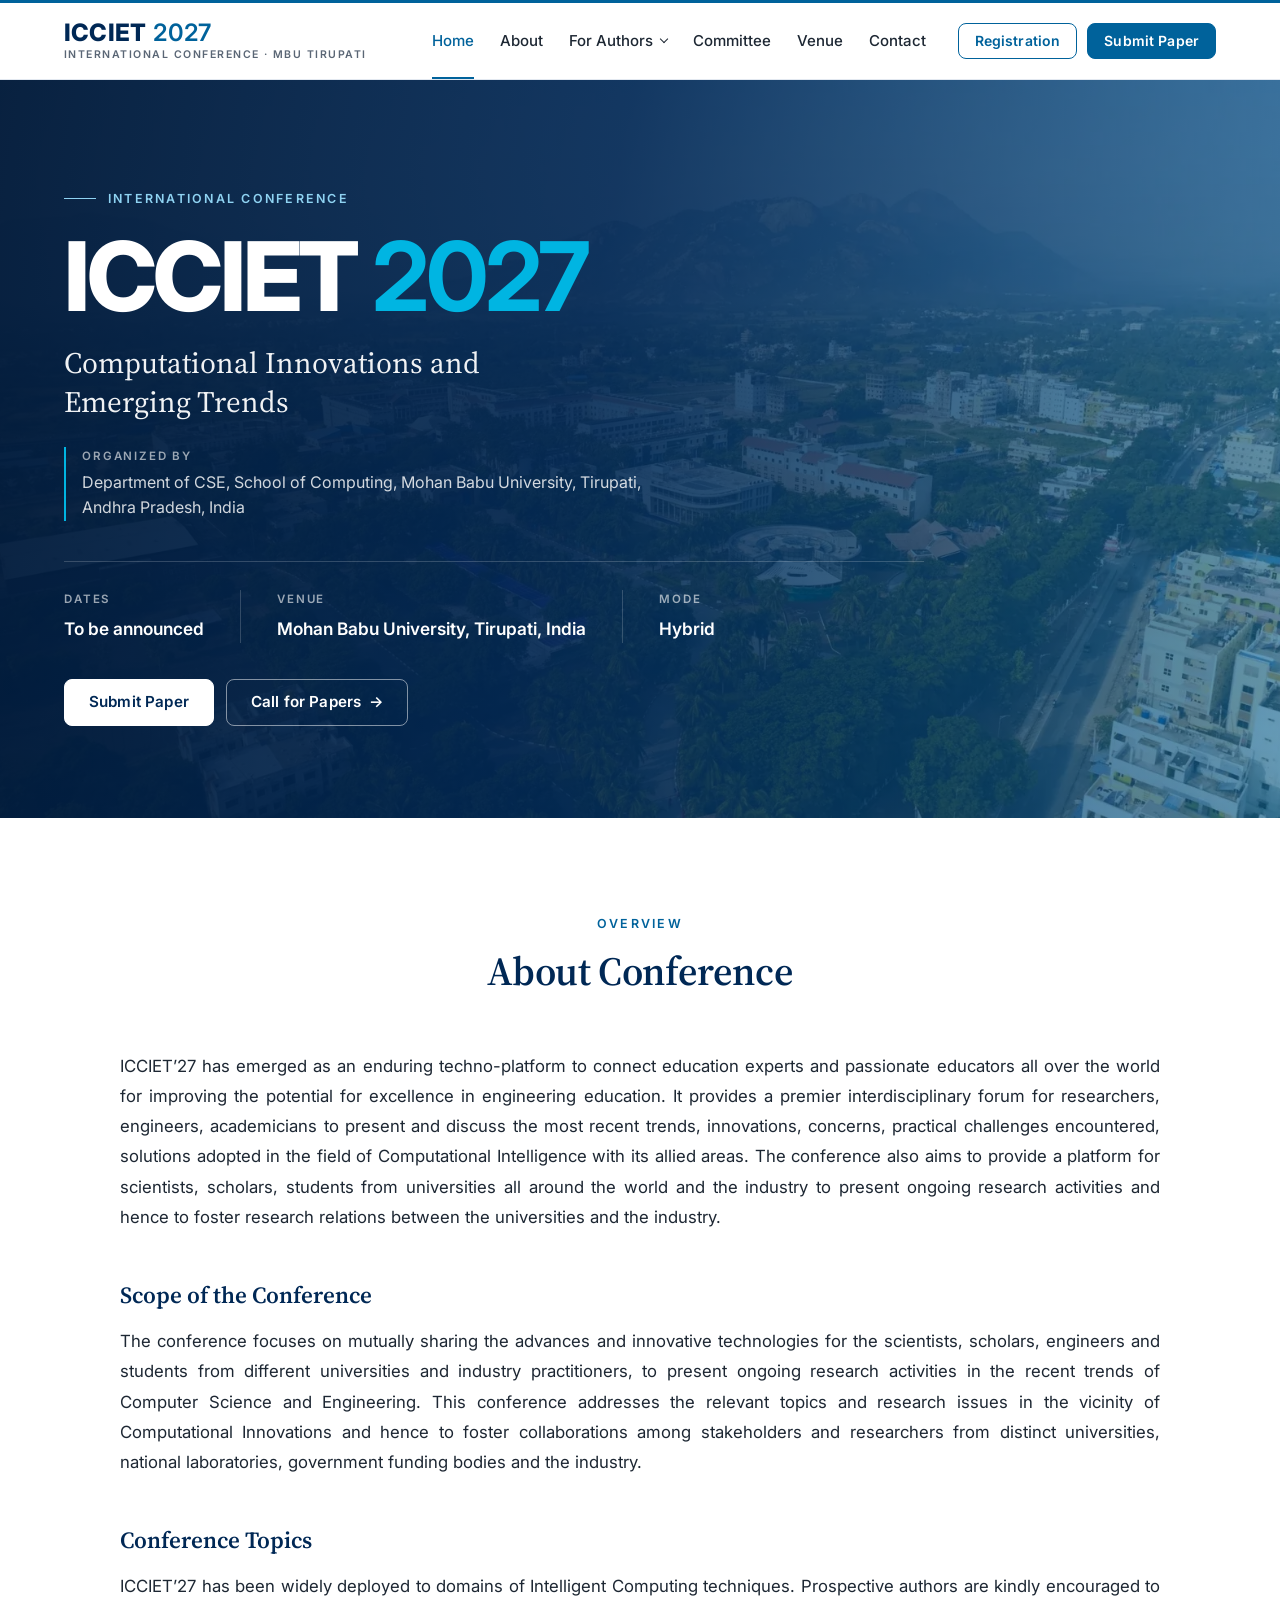
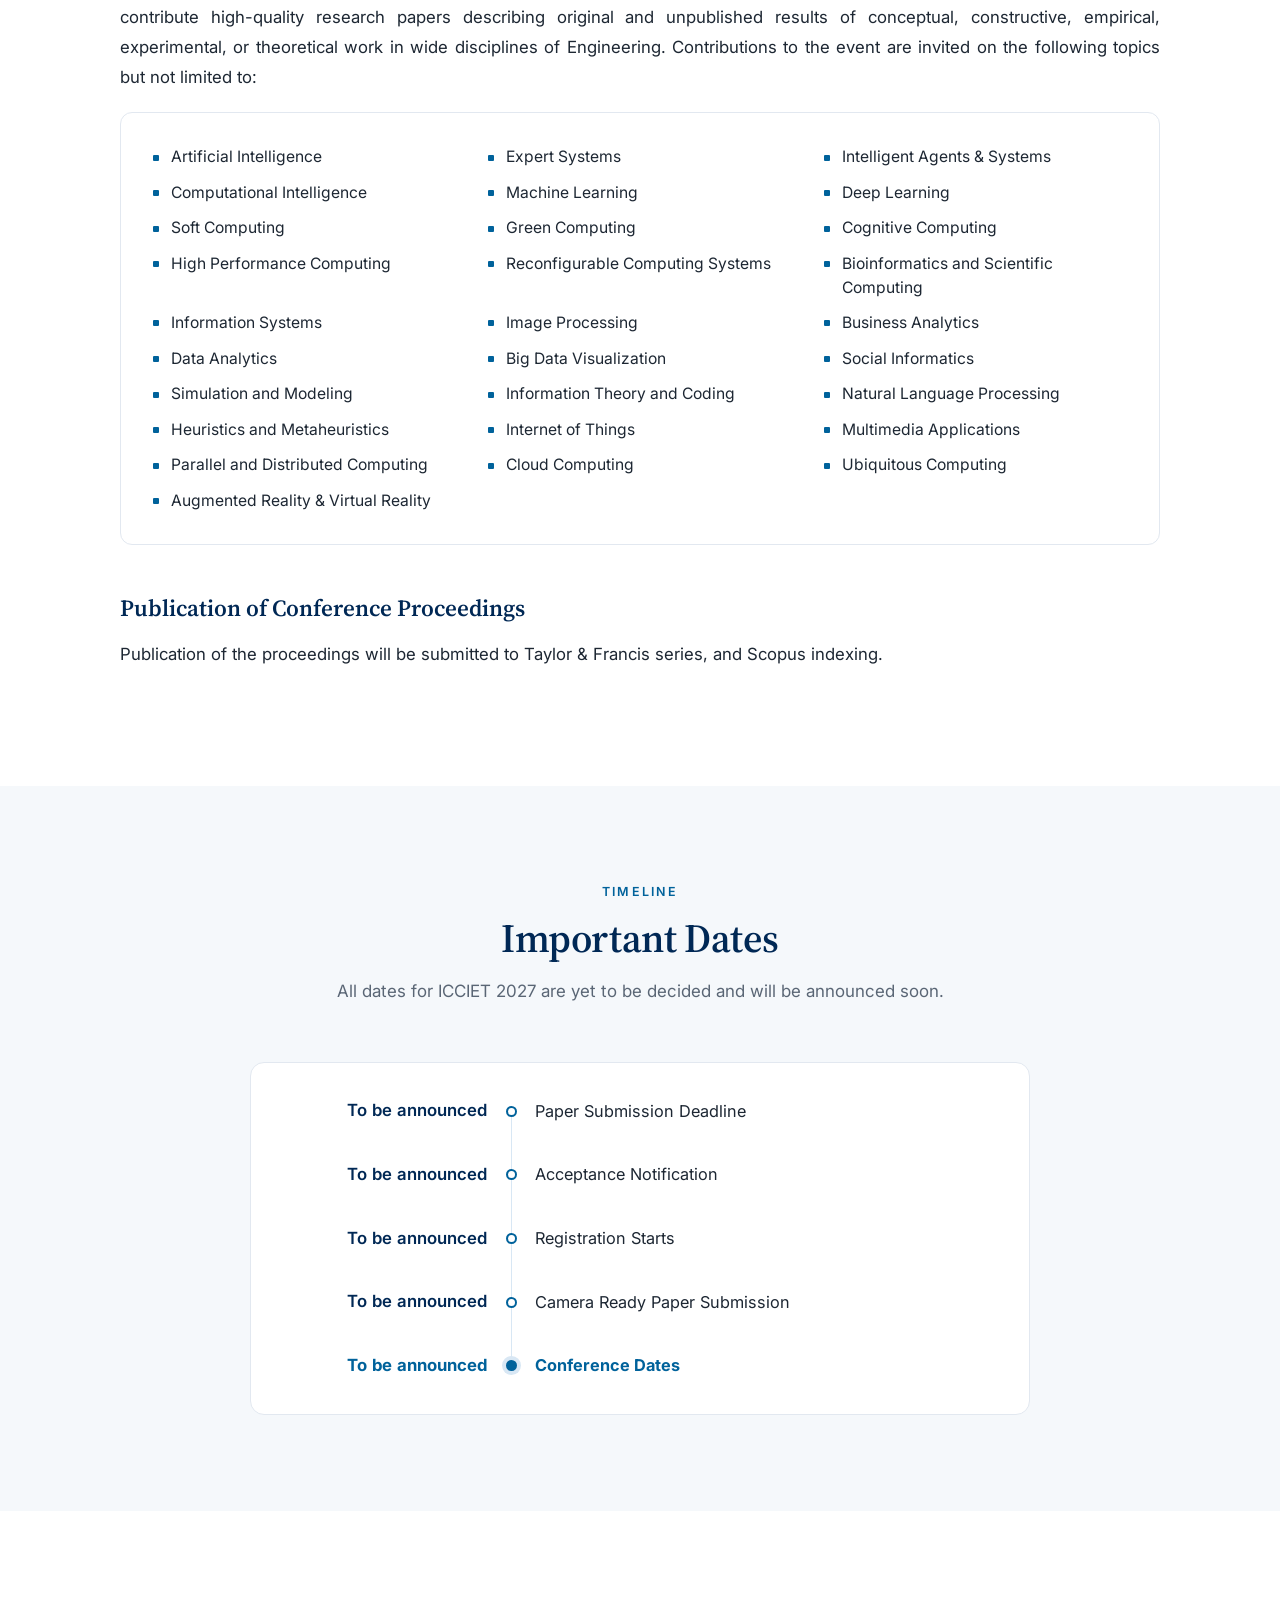
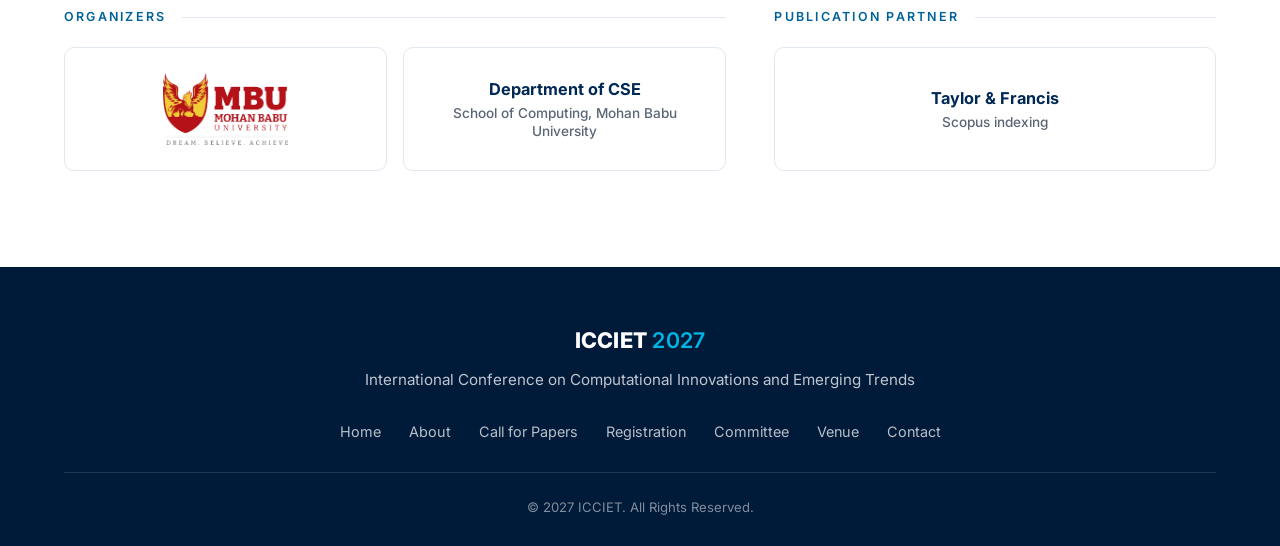
<file: index.html>
<!DOCTYPE html>
<html lang="en">

<head>
    <meta charset="UTF-8">
    <meta name="viewport" content="width=device-width, initial-scale=1.0">
    <title>ICCIET-2027 | International Conference on Computational Innovations and Emerging Trends</title>
    <!-- Google Fonts -->
    <link rel="preconnect" href="https://fonts.googleapis.com">
    <link rel="preconnect" href="https://fonts.gstatic.com" crossorigin>
    <link
        href="https://fonts.googleapis.com/css2?family=Inter:wght@400;500;600;700;800&family=Source+Serif+4:opsz,wght@8..60,400;8..60,600&display=swap"
        rel="stylesheet">
    <!-- Custom CSS -->
    <link rel="stylesheet" href="css/style.css">
    <link rel="icon" type="image/webp" href="logos/mbu-logo.webp">
</head>

<body>

    <!-- Header -->
    <header>
        <div class="container navbar">
            <a href="index.html" class="brand" aria-label="ICCIET 2027 home">
                <span class="brand-name">ICCIET <span class="brand-year">2027</span></span>
                <span class="brand-tagline">International Conference &middot; MBU Tirupati</span>
            </a>

            <ul class="nav-links" id="primary-nav">
                <li><a href="index.html" aria-current="page">Home</a></li>
                <li><a href="index.html#about">About</a></li>
                <li class="nav-dropdown"><a href="call-for-papers.html">For Authors</a>
                    <ul class="dropdown-menu">
                        <li><a href="call-for-papers.html">Call for Papers</a></li>
                        <li><a href="index.html#dates">Important Dates</a></li>
                        <li><a href="index.html#publication">Publication</a></li>
                        <li><a href="call-for-papers.html#registration-fee">Registration Fee</a></li>
                        <li><a href="call-for-papers.html#submission-guidelines">Submission Guidelines</a></li>
                    </ul>
                </li>
                <li><a href="committee.html">Committee</a></li>
                <li><a href="venue.html">Venue</a></li>
                <li><a href="contact.html">Contact</a></li>
                <li class="mobile-nav-btn"><a href="registration.html" class="btn btn-outline">Registration</a></li>
                <li class="mobile-nav-btn"><a href="call-for-papers.html#submission-guidelines" class="btn">Submit Paper</a></li>
            </ul>

            <div class="nav-actions">
                <a href="registration.html" class="btn btn-outline btn-sm">Registration</a>
                <a href="call-for-papers.html#submission-guidelines" class="btn btn-sm">Submit Paper</a>
            </div>

            <button class="hamburger" type="button" aria-label="Open menu" aria-expanded="false" aria-controls="primary-nav">
                <span class="bar"></span>
                <span class="bar"></span>
                <span class="bar"></span>
            </button>
        </div>
    </header>

    <!-- Hero Section -->
    <section class="hero">
        <div class="container">
            <div class="hero-inner">
                <p class="hero-eyebrow">International Conference</p>
                <h1 class="hero-title">ICCIET <span>2027</span></h1>
                <p class="hero-subtitle">Computational Innovations and Emerging Trends</p>
                <p class="hero-theme"><strong>Organized by</strong> Department of CSE, School of Computing, Mohan Babu
                    University, Tirupati, Andhra Pradesh, India</p>

                <dl class="hero-meta">
                    <div>
                        <dt>Dates</dt>
                        <dd>To be announced</dd>
                    </div>
                    <div>
                        <dt>Venue</dt>
                        <dd>Mohan Babu University, Tirupati, India</dd>
                    </div>
                    <div>
                        <dt>Mode</dt>
                        <dd>Hybrid</dd>
                    </div>
                </dl>

                <div class="hero-actions">
                    <a href="call-for-papers.html#submission-guidelines" class="btn btn-light">Submit Paper</a>
                    <a href="call-for-papers.html" class="btn btn-ghost btn-arrow">Call for Papers</a>
                </div>
            </div>
        </div>
    </section>

    <!-- About Section -->
    <section class="section-padding" id="about">
        <div class="container">
            <div class="section-head">
                <p class="section-kicker">Overview</p>
                <h2 class="section-title">About Conference</h2>
            </div>
            <div class="about-text">
                <p>ICCIET&rsquo;27 has emerged as an enduring techno-platform to connect education experts
                    and passionate educators all over the world for improving the potential for excellence in
                    engineering education. It provides a premier interdisciplinary forum for researchers, engineers,
                    academicians to present and discuss the most recent trends, innovations, concerns, practical
                    challenges encountered, solutions adopted in the field of Computational Intelligence with its
                    allied areas. The conference also aims to provide a platform for scientists, scholars, students
                    from universities all around the world and the industry to present ongoing research activities and
                    hence to foster research relations between the universities and the industry.</p>

                <h3>Scope of the Conference</h3>
                <p>The conference focuses on mutually sharing the advances and innovative technologies for the
                    scientists, scholars, engineers and students from different universities and industry
                    practitioners, to present ongoing research activities in the recent trends of Computer Science and
                    Engineering. This conference addresses the relevant topics and research issues in the vicinity of
                    Computational Innovations and hence to foster collaborations among stakeholders and researchers
                    from distinct universities, national laboratories, government funding bodies and the industry.</p>

                <h3>Conference Topics</h3>
                <p>ICCIET&rsquo;27 has been widely deployed to domains of Intelligent Computing techniques. Prospective
                    authors are kindly encouraged to contribute high-quality research papers describing original and
                    unpublished results of conceptual, constructive, empirical, experimental, or theoretical work in
                    wide disciplines of Engineering. Contributions to the event are invited on the following topics
                    but not limited to:</p>
                <ul class="topics-grid">
                    <li>Artificial Intelligence</li>
                    <li>Expert Systems</li>
                    <li>Intelligent Agents &amp; Systems</li>
                    <li>Computational Intelligence</li>
                    <li>Machine Learning</li>
                    <li>Deep Learning</li>
                    <li>Soft Computing</li>
                    <li>Green Computing</li>
                    <li>Cognitive Computing</li>
                    <li>High Performance Computing</li>
                    <li>Reconfigurable Computing Systems</li>
                    <li>Bioinformatics and Scientific Computing</li>
                    <li>Information Systems</li>
                    <li>Image Processing</li>
                    <li>Business Analytics</li>
                    <li>Data Analytics</li>
                    <li>Big Data Visualization</li>
                    <li>Social Informatics</li>
                    <li>Simulation and Modeling</li>
                    <li>Information Theory and Coding</li>
                    <li>Natural Language Processing</li>
                    <li>Heuristics and Metaheuristics</li>
                    <li>Internet of Things</li>
                    <li>Multimedia Applications</li>
                    <li>Parallel and Distributed Computing</li>
                    <li>Cloud Computing</li>
                    <li>Ubiquitous Computing</li>
                    <li>Augmented Reality &amp; Virtual Reality</li>
                </ul>

                <h3 id="publication">Publication of Conference Proceedings</h3>
                <p>Publication of the proceedings will be submitted to Taylor &amp; Francis series, and Scopus
                    indexing.</p>
            </div>
        </div>
    </section>

    <!-- Important Dates -->
    <section class="section-padding bg-light" id="dates">
        <div class="container">
            <div class="section-head">
                <p class="section-kicker">Timeline</p>
                <h2 class="section-title">Important Dates</h2>
                <p class="section-lead">All dates for ICCIET 2027 are yet to be decided and will be announced soon.</p>
            </div>
            <ol class="timeline">
                <li><time>To be announced</time><span>Paper Submission Deadline</span></li>
                <li><time>To be announced</time><span>Acceptance Notification</span></li>
                <li><time>To be announced</time><span>Registration Starts</span></li>
                <li><time>To be announced</time><span>Camera Ready Paper Submission</span></li>
                <li class="is-highlight"><time>To be announced</time><span>Conference Dates</span></li>
            </ol>
        </div>
    </section>

    <!-- Organizers -->
    <section class="section-padding">
        <div class="container">
            <div class="partners">
                <div class="partner-group">
                    <h2 class="partner-label">Organizers</h2>
                    <div class="partner-logos">
                        <div class="partner">
                            <img src="logos/mbu-logo.webp" alt="Mohan Babu University">
                        </div>
                        <div class="partner partner-text">
                            Department of CSE
                            <span>School of Computing, Mohan Babu University</span>
                        </div>
                    </div>
                </div>

                <div class="partner-group">
                    <h2 class="partner-label">Publication Partner</h2>
                    <div class="partner-logos">
                        <div class="partner partner-text">
                            Taylor &amp; Francis
                            <span>Scopus indexing</span>
                        </div>
                    </div>
                </div>
            </div>
        </div>
    </section>

    <!-- Footer -->
    <footer id="contact">
        <div class="container">
            <h3>ICCIET <span>2027</span></h3>
            <p>International Conference on Computational Innovations and Emerging Trends</p>
            <div class="footer-links">
                <a href="index.html">Home</a>
                <a href="index.html#about">About</a>
                <a href="call-for-papers.html">Call for Papers</a>
                <a href="registration.html">Registration</a>
                <a href="committee.html">Committee</a>
                <a href="venue.html">Venue</a>
                <a href="contact.html">Contact</a>
            </div>
            <p>&copy; 2027 ICCIET. All Rights Reserved.</p>
        </div>
    </footer>

    <!-- Scripts -->
    <script src="js/script.js"></script>
</body>

</html>
</file>
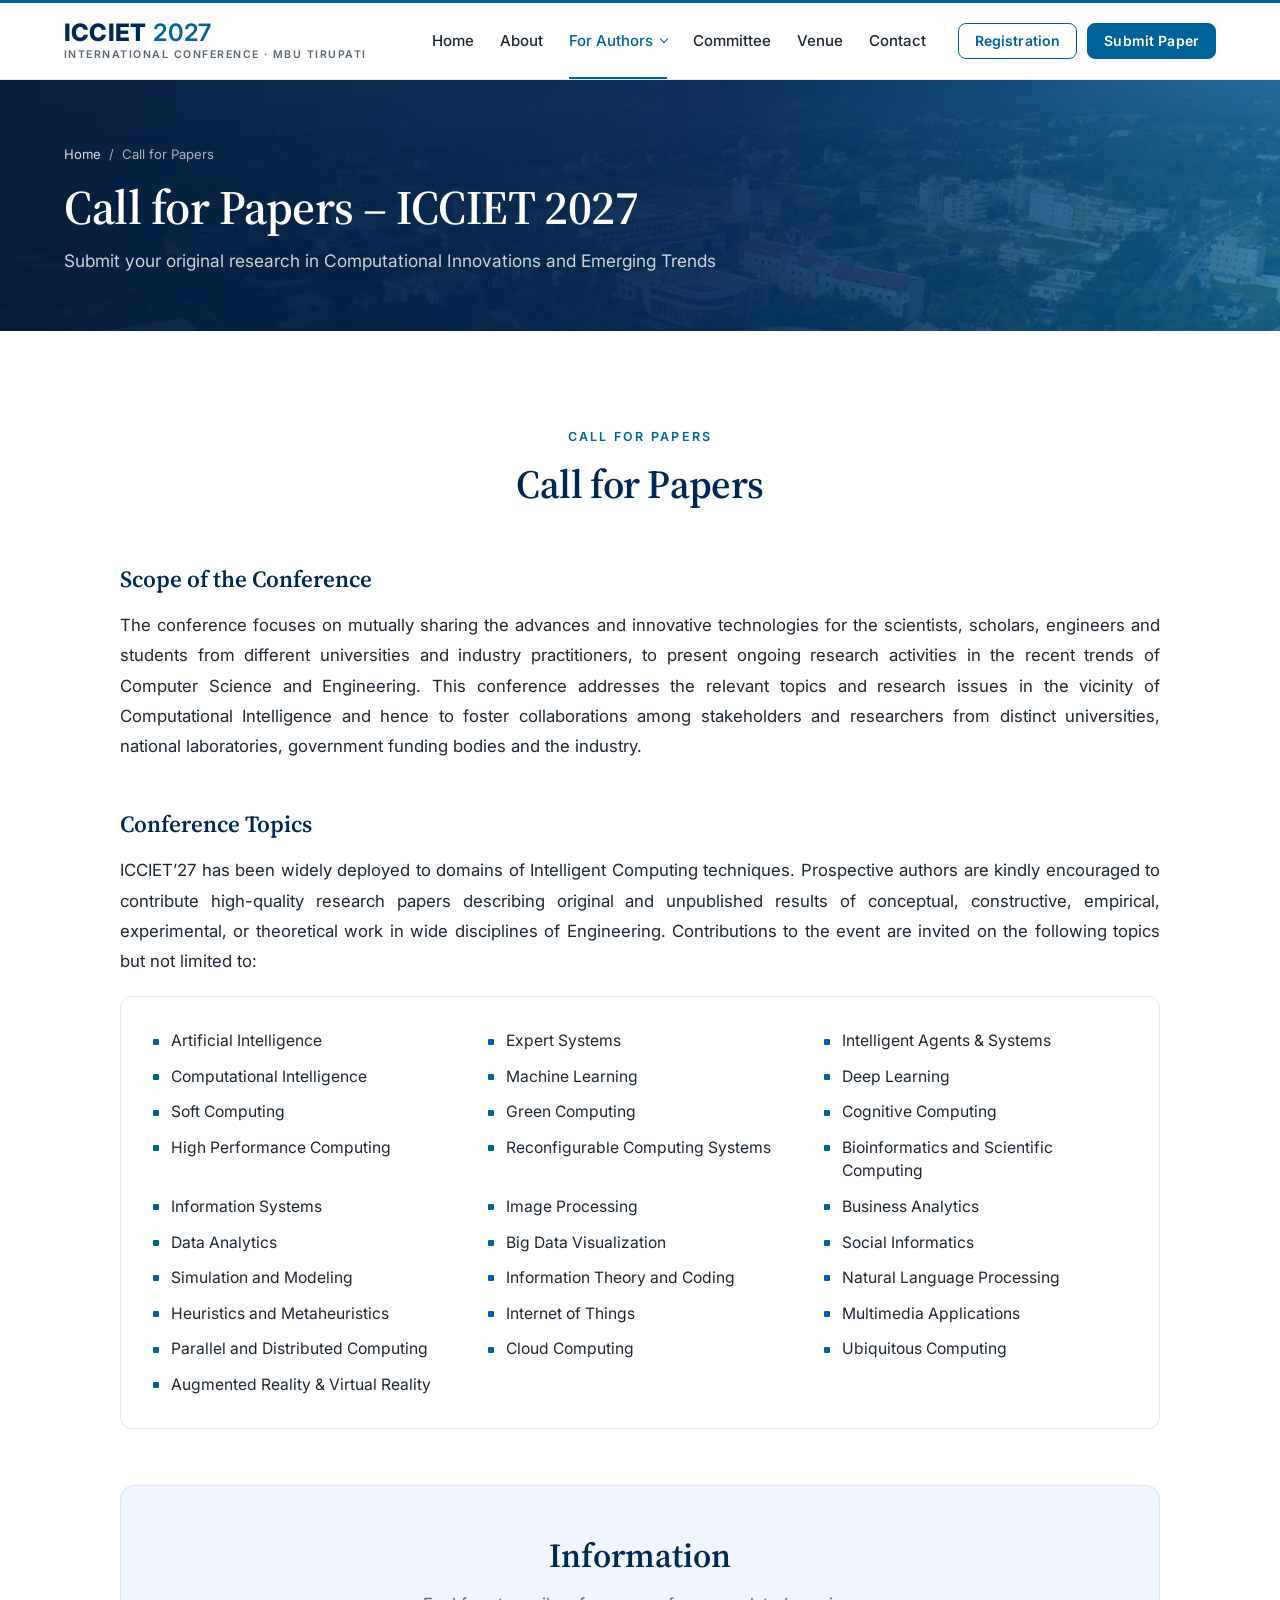
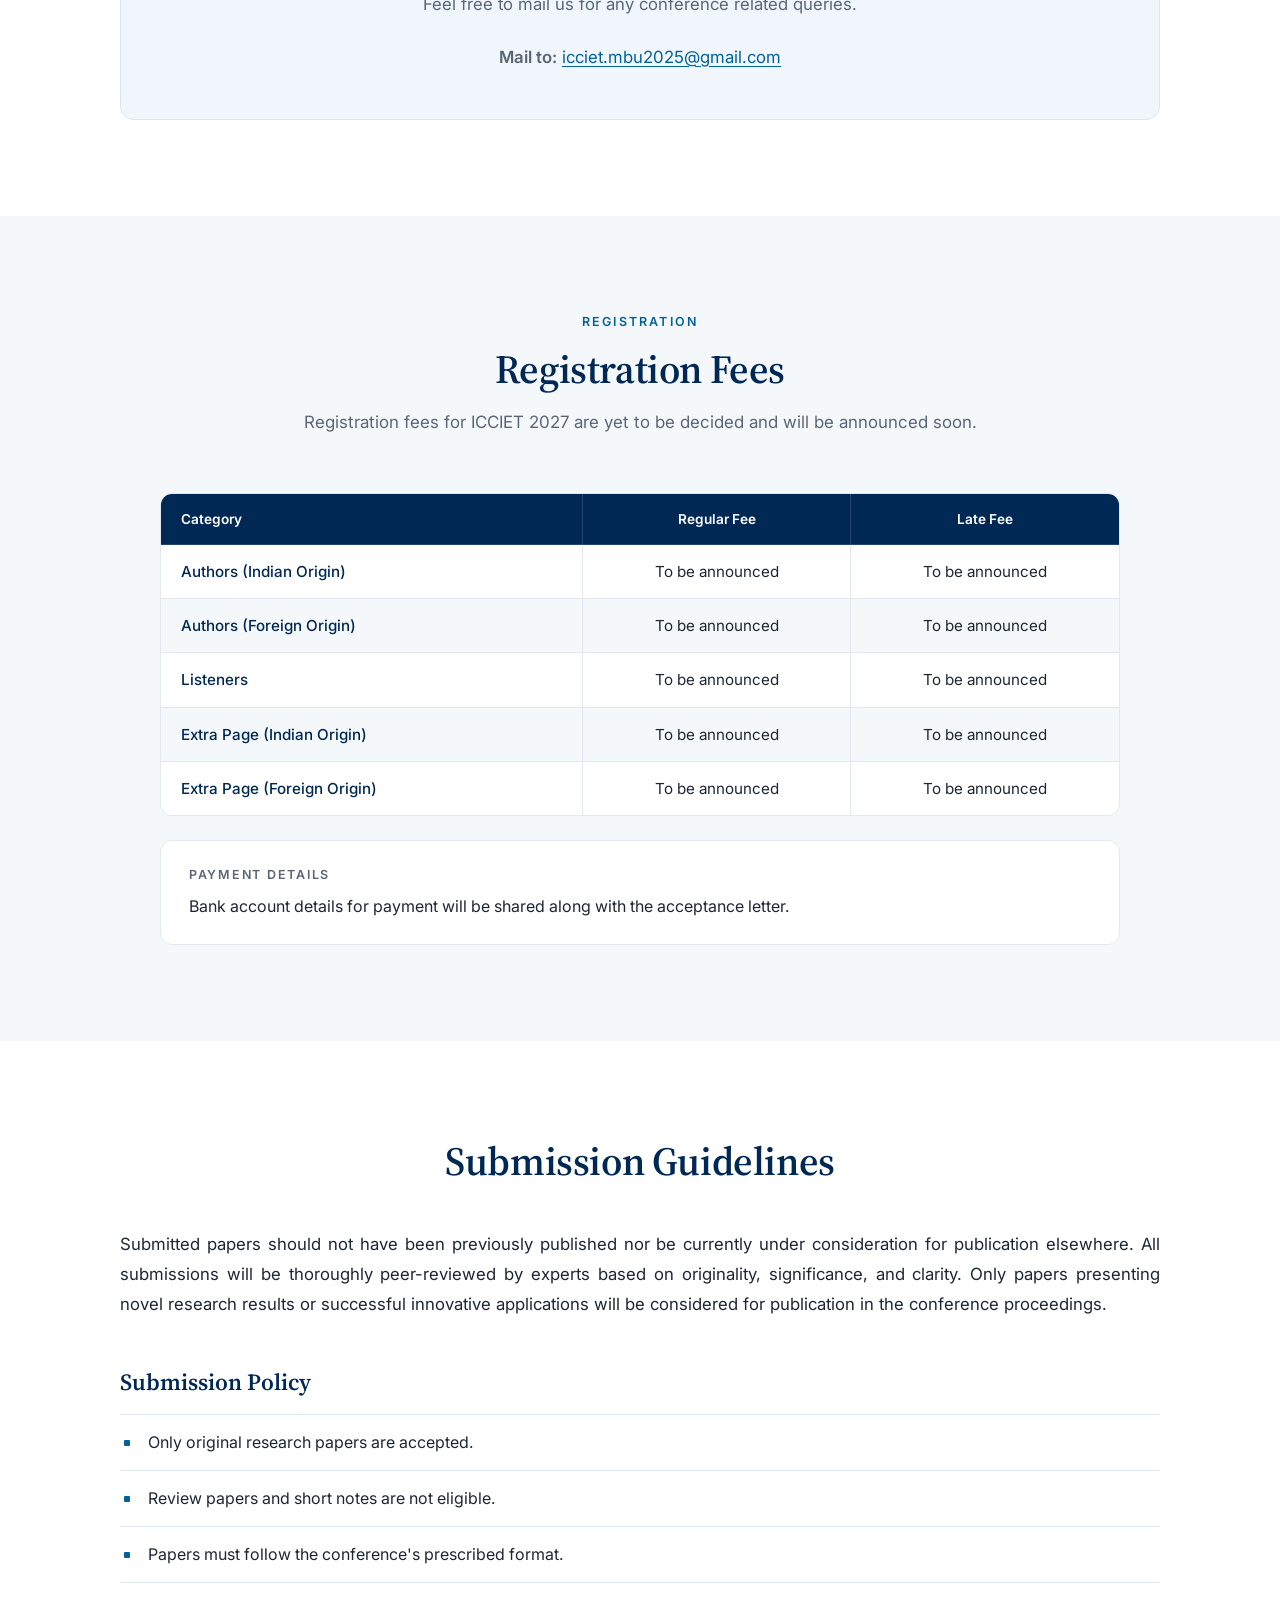
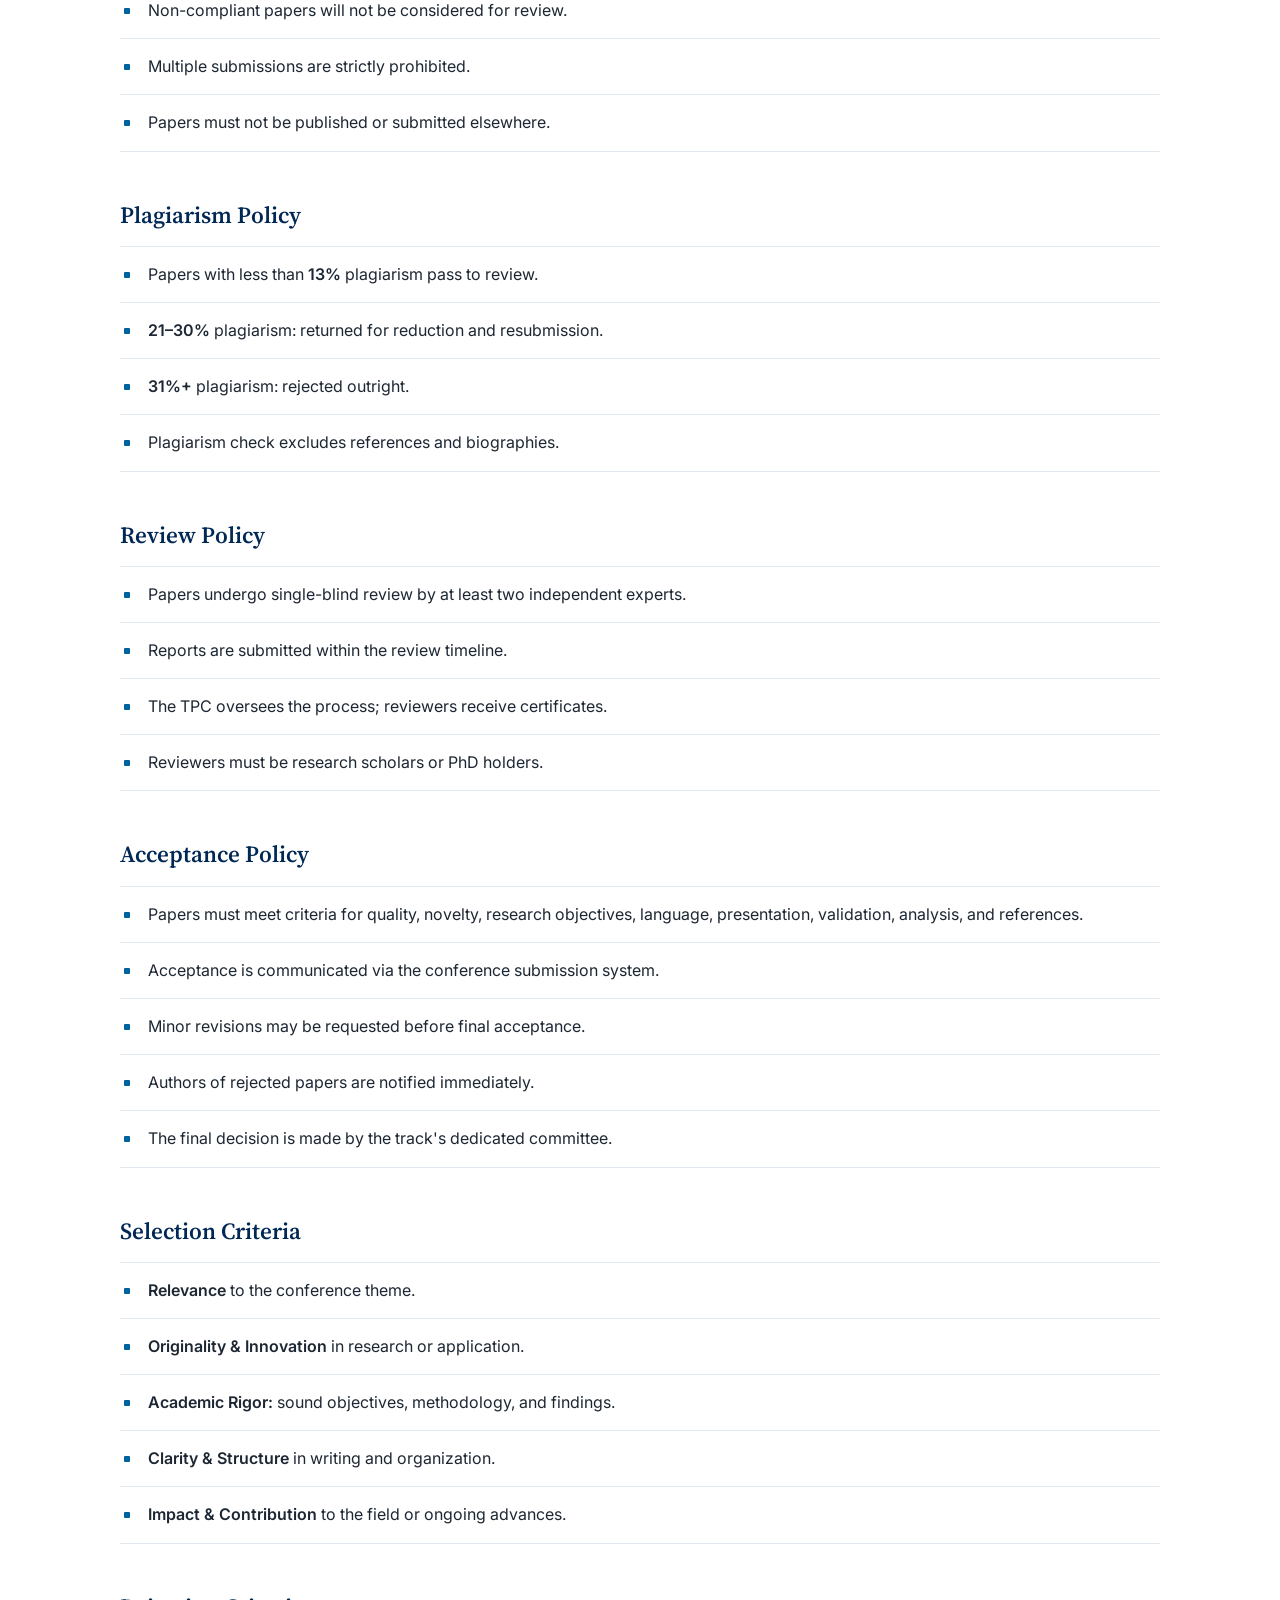
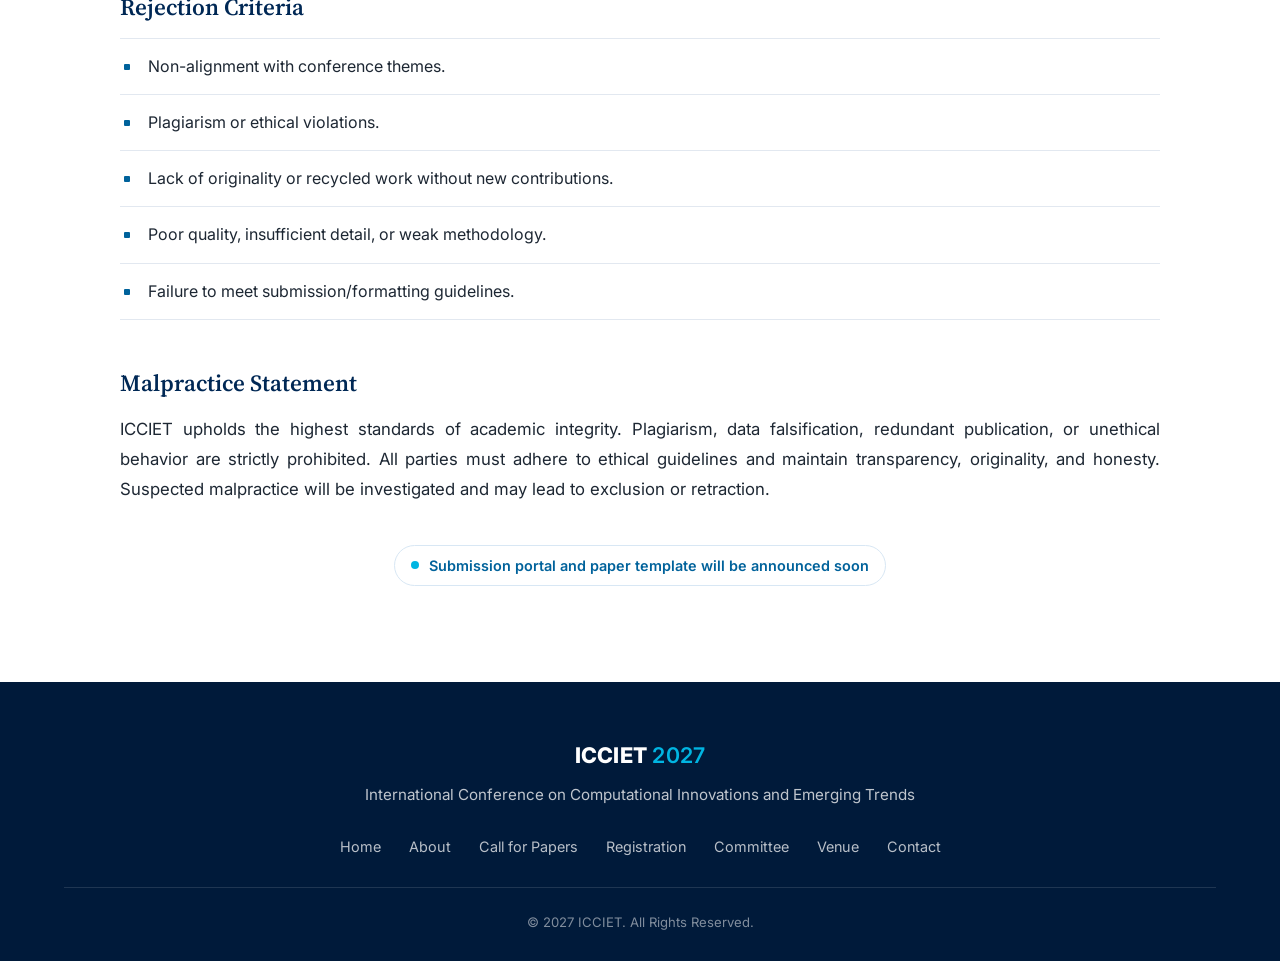
<file: call-for-papers.html>
<!DOCTYPE html>
<html lang="en">

<head>
    <meta charset="UTF-8">
    <meta name="viewport" content="width=device-width, initial-scale=1.0">
    <title>Call for Papers - ICCIET-2027</title>
    <!-- Google Fonts -->
    <link rel="preconnect" href="https://fonts.googleapis.com">
    <link rel="preconnect" href="https://fonts.gstatic.com" crossorigin>
    <link
        href="https://fonts.googleapis.com/css2?family=Inter:wght@400;500;600;700;800&family=Source+Serif+4:opsz,wght@8..60,400;8..60,600&display=swap"
        rel="stylesheet">
    <!-- Custom CSS -->
    <link rel="stylesheet" href="css/style.css">
    <link rel="icon" type="image/webp" href="logos/mbu-logo.webp">
</head>

<body>

    <!-- Header -->
    <header>
        <div class="container navbar">
            <a href="index.html" class="brand" aria-label="ICCIET 2027 home">
                <span class="brand-name">ICCIET <span class="brand-year">2027</span></span>
                <span class="brand-tagline">International Conference &middot; MBU Tirupati</span>
            </a>

            <ul class="nav-links" id="primary-nav">
                <li><a href="index.html">Home</a></li>
                <li><a href="index.html#about">About</a></li>
                <li class="nav-dropdown"><a href="call-for-papers.html" aria-current="page">For Authors</a>
                    <ul class="dropdown-menu">
                        <li><a href="call-for-papers.html">Call for Papers</a></li>
                        <li><a href="index.html#dates">Important Dates</a></li>
                        <li><a href="index.html#publication">Publication</a></li>
                        <li><a href="call-for-papers.html#registration-fee">Registration Fee</a></li>
                        <li><a href="call-for-papers.html#submission-guidelines">Submission Guidelines</a></li>
                    </ul>
                </li>
                <li><a href="committee.html">Committee</a></li>
                <li><a href="venue.html">Venue</a></li>
                <li><a href="contact.html">Contact</a></li>
                <li class="mobile-nav-btn"><a href="registration.html" class="btn btn-outline">Registration</a></li>
                <li class="mobile-nav-btn"><a href="call-for-papers.html#submission-guidelines" class="btn">Submit Paper</a></li>
            </ul>

            <div class="nav-actions">
                <a href="registration.html" class="btn btn-outline btn-sm">Registration</a>
                <a href="call-for-papers.html#submission-guidelines" class="btn btn-sm">Submit Paper</a>
            </div>

            <button class="hamburger" type="button" aria-label="Open menu" aria-expanded="false" aria-controls="primary-nav">
                <span class="bar"></span>
                <span class="bar"></span>
                <span class="bar"></span>
            </button>
        </div>
    </header>

    <!-- Page Title -->
    <section class="page-hero">
        <div class="container">
            <nav class="breadcrumb" aria-label="Breadcrumb">
                <a href="index.html">Home</a><span aria-hidden="true">/</span><span aria-current="page">Call for Papers</span>
            </nav>
            <h1>Call for Papers &ndash; ICCIET 2027</h1>
            <p>Submit your original research in Computational Innovations and Emerging Trends</p>
        </div>
    </section>

    <!-- Content -->
    <section class="section-padding">
        <div class="container">
            <div class="section-head">
                <p class="section-kicker">Call for Papers</p>
                <h2 class="section-title">Call for Papers</h2>
            </div>
            <div class="about-text">
                <h3>Scope of the Conference</h3>
                <p>The conference focuses on mutually sharing the advances and innovative technologies for the
                    scientists, scholars, engineers and students from different universities and industry
                    practitioners, to present ongoing research activities in the recent trends of Computer Science and
                    Engineering. This conference addresses the relevant topics and research issues in the vicinity of
                    Computational Intelligence and hence to foster collaborations among stakeholders and researchers
                    from distinct universities, national laboratories, government funding bodies and the industry.</p>

                <h3>Conference Topics</h3>
                <p>ICCIET&rsquo;27 has been widely deployed to domains of Intelligent Computing techniques. Prospective
                    authors are kindly encouraged to contribute high-quality research papers describing original and
                    unpublished results of conceptual, constructive, empirical, experimental, or theoretical work in
                    wide disciplines of Engineering. Contributions to the event are invited on the following topics
                    but not limited to:</p>
                <ul class="topics-grid">
                    <li>Artificial Intelligence</li>
                    <li>Expert Systems</li>
                    <li>Intelligent Agents &amp; Systems</li>
                    <li>Computational Intelligence</li>
                    <li>Machine Learning</li>
                    <li>Deep Learning</li>
                    <li>Soft Computing</li>
                    <li>Green Computing</li>
                    <li>Cognitive Computing</li>
                    <li>High Performance Computing</li>
                    <li>Reconfigurable Computing Systems</li>
                    <li>Bioinformatics and Scientific Computing</li>
                    <li>Information Systems</li>
                    <li>Image Processing</li>
                    <li>Business Analytics</li>
                    <li>Data Analytics</li>
                    <li>Big Data Visualization</li>
                    <li>Social Informatics</li>
                    <li>Simulation and Modeling</li>
                    <li>Information Theory and Coding</li>
                    <li>Natural Language Processing</li>
                    <li>Heuristics and Metaheuristics</li>
                    <li>Internet of Things</li>
                    <li>Multimedia Applications</li>
                    <li>Parallel and Distributed Computing</li>
                    <li>Cloud Computing</li>
                    <li>Ubiquitous Computing</li>
                    <li>Augmented Reality &amp; Virtual Reality</li>
                </ul>
            </div>

            <!-- Information -->
            <div class="cr-banner" style="max-width: 1040px; margin: 56px auto 0;">
                <h2>Information</h2>
                <p>Feel free to mail us for any conference related queries.</p>
                <p style="margin-bottom: 0;"><strong>Mail to:</strong>
                    <a href="mailto:icciet.mbu2025@gmail.com" class="cr-link">icciet.mbu2025@gmail.com</a></p>
            </div>
        </div>
    </section>

    <section class="section-padding bg-light">
        <div class="container">

            <!-- Registration Fees Section -->
            <div class="registration-fees" id="registration-fee">
                <div class="section-head">
                    <p class="section-kicker">Registration</p>
                    <h2 class="section-title">Registration Fees</h2>
                    <p class="section-lead">Registration fees for ICCIET 2027 are yet to be decided and will be
                        announced soon.</p>
                </div>
                <div class="table-responsive">
                    <table class="fees-table">
                        <colgroup>
                            <col style="width: 44%;">
                            <col style="width: 28%;">
                            <col style="width: 28%;">
                        </colgroup>
                        <thead>
                            <tr>
                                <th>Category</th>
                                <th>Regular Fee</th>
                                <th>Late Fee</th>
                            </tr>
                        </thead>
                        <tbody>
                            <tr>
                                <td>Authors (Indian Origin)</td>
                                <td>To be announced</td>
                                <td>To be announced</td>
                            </tr>
                            <tr>
                                <td>Authors (Foreign Origin)</td>
                                <td>To be announced</td>
                                <td>To be announced</td>
                            </tr>
                            <tr>
                                <td>Listeners</td>
                                <td>To be announced</td>
                                <td>To be announced</td>
                            </tr>
                            <tr>
                                <td>Extra Page (Indian Origin)</td>
                                <td>To be announced</td>
                                <td>To be announced</td>
                            </tr>
                            <tr>
                                <td>Extra Page (Foreign Origin)</td>
                                <td>To be announced</td>
                                <td>To be announced</td>
                            </tr>
                        </tbody>
                    </table>
                </div>
            </div>

            <!-- Payment Details Section -->
            <div class="registration-fees payment-details">
                <h3>Payment Details</h3>
                <p>Bank account details for payment will be shared along with the acceptance letter.</p>
            </div>

        </div>
    </section>

    <section class="section-padding">
        <div class="container">

            <!-- Submission Guidelines -->
            <div id="submission-guidelines">
                <h2 class="section-title">Submission Guidelines</h2>
                <div class="about-text">
                    <p>Submitted papers should not have been previously published nor be currently under consideration
                        for publication elsewhere. All submissions will be thoroughly peer-reviewed by experts based on
                        originality, significance, and clarity. Only papers presenting novel research results or
                        successful innovative applications will be considered for publication in the conference
                        proceedings.</p>

                    <h3>Submission Policy</h3>
                    <ul class="guidelines-list">
                        <li>Only original research papers are accepted.</li>
                        <li>Review papers and short notes are not eligible.</li>
                        <li>Papers must follow the conference's prescribed format.</li>
                        <li>Non-compliant papers will not be considered for review.</li>
                        <li>Multiple submissions are strictly prohibited.</li>
                        <li>Papers must not be published or submitted elsewhere.</li>
                    </ul>

                    <h3>Plagiarism Policy</h3>
                    <ul class="guidelines-list">
                        <li>Papers with less than <strong>13%</strong> plagiarism pass to review.</li>
                        <li><strong>21&ndash;30%</strong> plagiarism: returned for reduction and resubmission.</li>
                        <li><strong>31%+</strong> plagiarism: rejected outright.</li>
                        <li>Plagiarism check excludes references and biographies.</li>
                    </ul>

                    <h3>Review Policy</h3>
                    <ul class="guidelines-list">
                        <li>Papers undergo single-blind review by at least two independent experts.</li>
                        <li>Reports are submitted within the review timeline.</li>
                        <li>The TPC oversees the process; reviewers receive certificates.</li>
                        <li>Reviewers must be research scholars or PhD holders.</li>
                    </ul>

                    <h3>Acceptance Policy</h3>
                    <ul class="guidelines-list">
                        <li>Papers must meet criteria for quality, novelty, research objectives, language,
                            presentation, validation, analysis, and references.</li>
                        <li>Acceptance is communicated via the conference submission system.</li>
                        <li>Minor revisions may be requested before final acceptance.</li>
                        <li>Authors of rejected papers are notified immediately.</li>
                        <li>The final decision is made by the track's dedicated committee.</li>
                    </ul>

                    <h3>Selection Criteria</h3>
                    <ul class="guidelines-list">
                        <li><strong>Relevance</strong> to the conference theme.</li>
                        <li><strong>Originality &amp; Innovation</strong> in research or application.</li>
                        <li><strong>Academic Rigor:</strong> sound objectives, methodology, and findings.</li>
                        <li><strong>Clarity &amp; Structure</strong> in writing and organization.</li>
                        <li><strong>Impact &amp; Contribution</strong> to the field or ongoing advances.</li>
                    </ul>

                    <h3>Rejection Criteria</h3>
                    <ul class="guidelines-list">
                        <li>Non-alignment with conference themes.</li>
                        <li>Plagiarism or ethical violations.</li>
                        <li>Lack of originality or recycled work without new contributions.</li>
                        <li>Poor quality, insufficient detail, or weak methodology.</li>
                        <li>Failure to meet submission/formatting guidelines.</li>
                    </ul>

                    <h3>Malpractice Statement</h3>
                    <p>ICCIET upholds the highest standards of academic integrity. Plagiarism, data falsification,
                        redundant publication, or unethical behavior are strictly prohibited. All parties must adhere
                        to ethical guidelines and maintain transparency, originality, and honesty. Suspected
                        malpractice will be investigated and may lead to exclusion or retraction.</p>
                </div>
                <div class="submission-buttons">
                    <span class="cr-badge">Submission portal and paper template will be announced soon</span>
                </div>
            </div>

        </div>
    </section>

    <!-- Footer -->
    <footer id="contact">
        <div class="container">
            <h3>ICCIET <span>2027</span></h3>
            <p>International Conference on Computational Innovations and Emerging Trends</p>
            <div class="footer-links">
                <a href="index.html">Home</a>
                <a href="index.html#about">About</a>
                <a href="call-for-papers.html">Call for Papers</a>
                <a href="registration.html">Registration</a>
                <a href="committee.html">Committee</a>
                <a href="venue.html">Venue</a>
                <a href="contact.html">Contact</a>
            </div>
            <p>&copy; 2027 ICCIET. All Rights Reserved.</p>
        </div>
    </footer>

    <!-- Scripts -->
    <script src="js/script.js"></script>
</body>

</html>
</file>
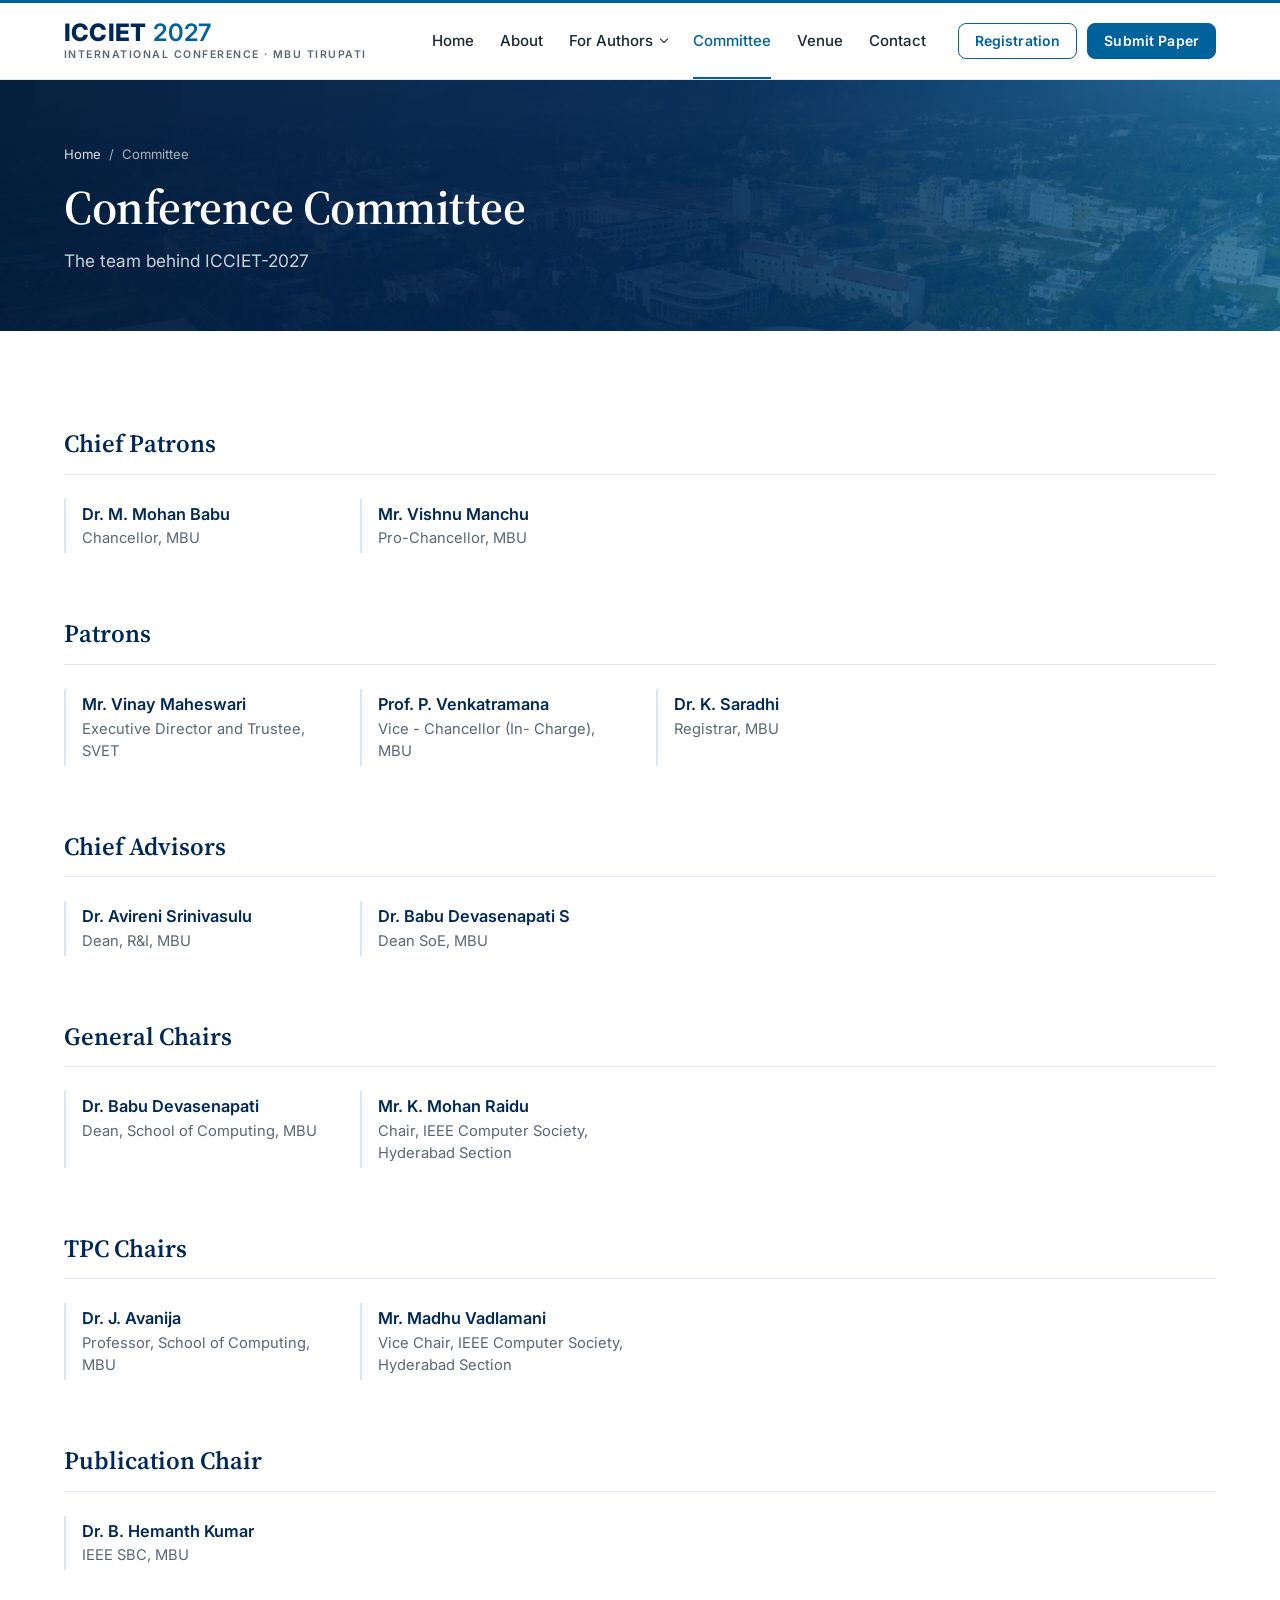
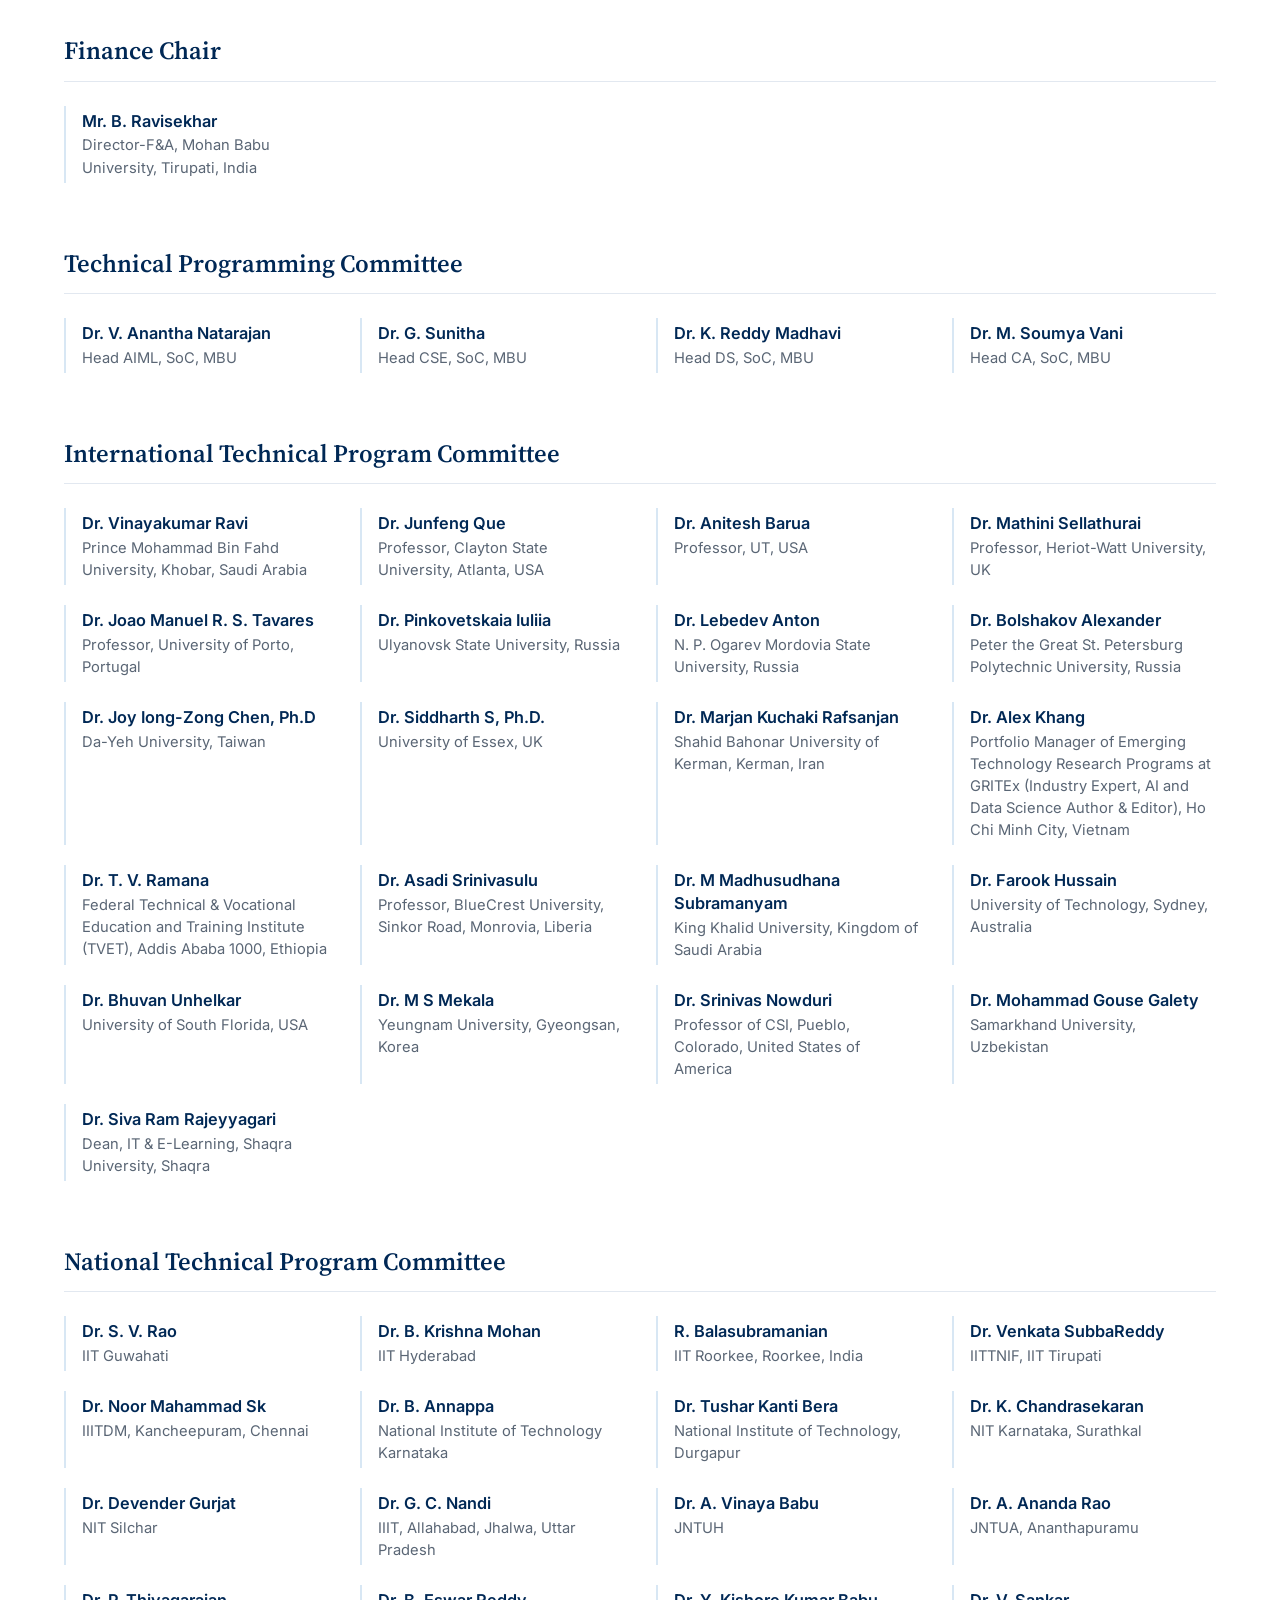
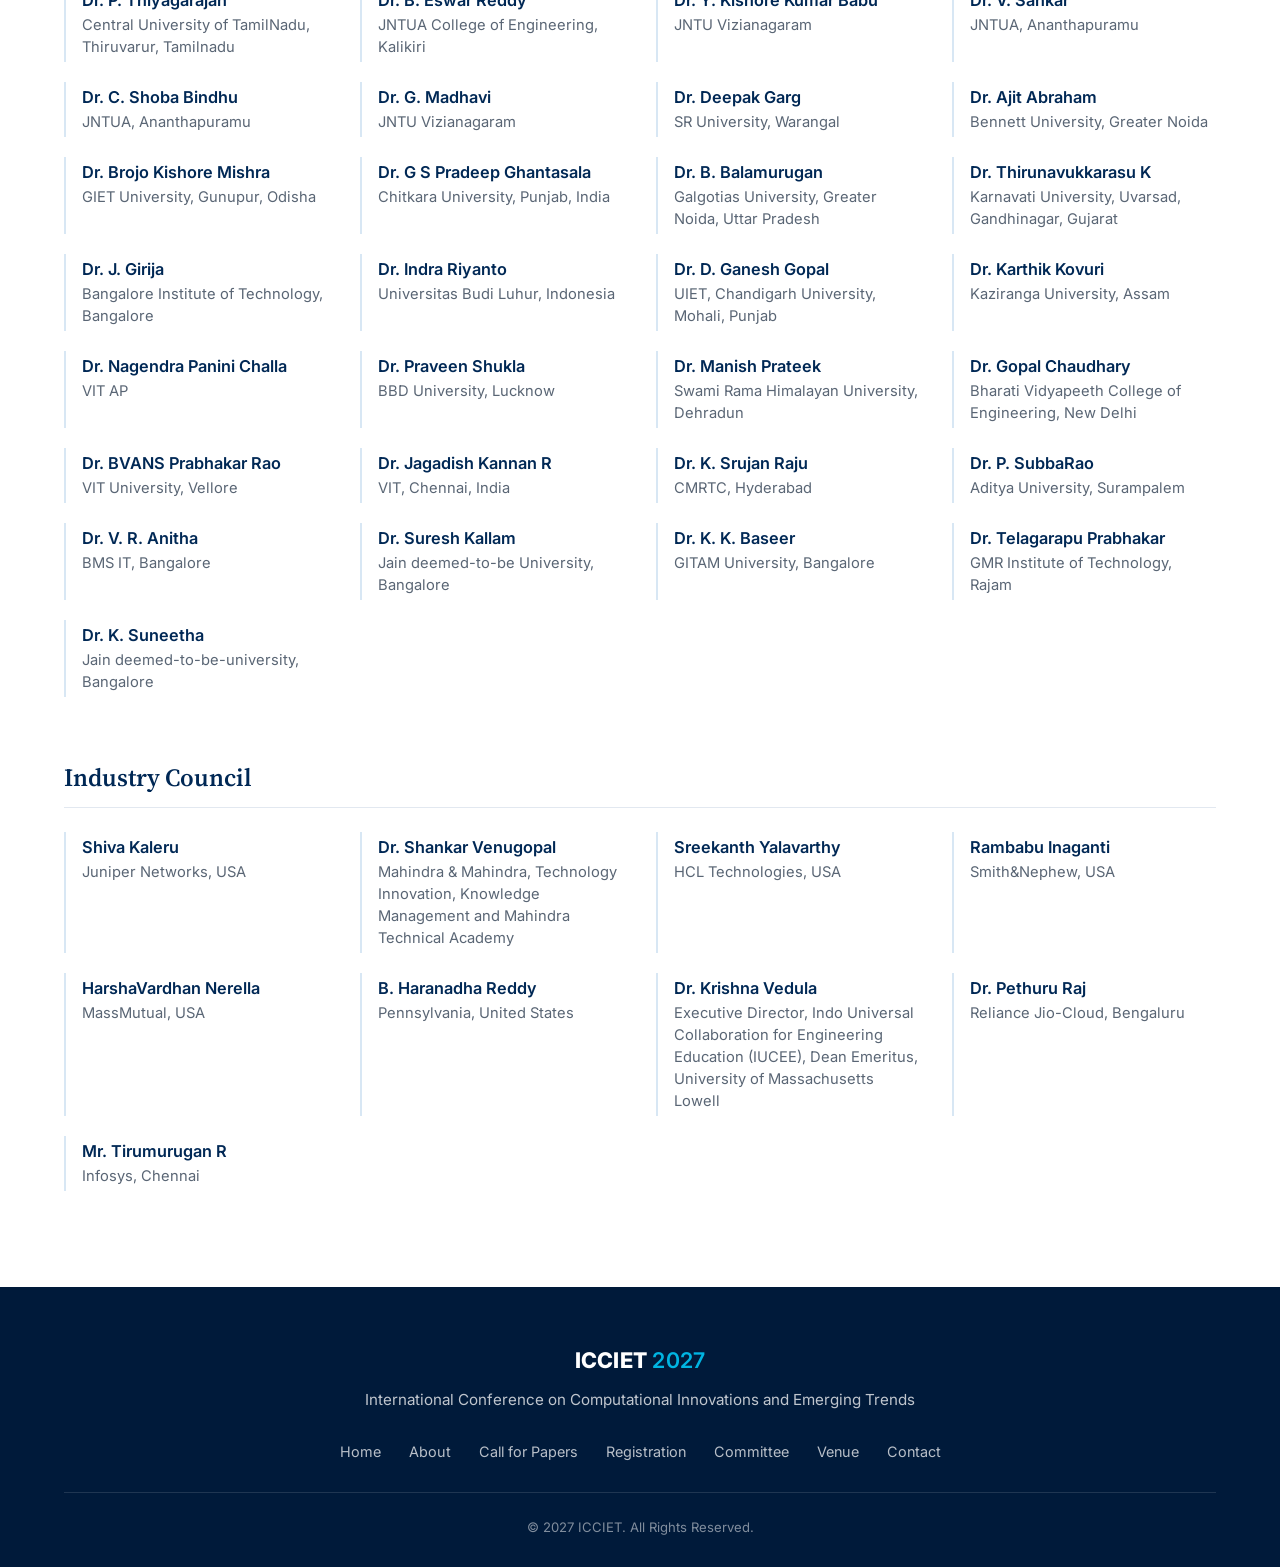
<file: committee.html>
<!DOCTYPE html>
<html lang="en">

<head>
    <meta charset="UTF-8">
    <meta name="viewport" content="width=device-width, initial-scale=1.0">
    <title>Committee - ICCIET-2027</title>
    <!-- Google Fonts -->
    <link rel="preconnect" href="https://fonts.googleapis.com">
    <link rel="preconnect" href="https://fonts.gstatic.com" crossorigin>
    <link
        href="https://fonts.googleapis.com/css2?family=Inter:wght@400;500;600;700;800&family=Source+Serif+4:opsz,wght@8..60,400;8..60,600&display=swap"
        rel="stylesheet">
    <!-- Custom CSS -->
    <link rel="stylesheet" href="css/style.css">
    <link rel="icon" type="image/webp" href="logos/mbu-logo.webp">
</head>

<body>

    <!-- Header -->
    <header>
        <div class="container navbar">
            <a href="index.html" class="brand" aria-label="ICCIET 2027 home">
                <span class="brand-name">ICCIET <span class="brand-year">2027</span></span>
                <span class="brand-tagline">International Conference &middot; MBU Tirupati</span>
            </a>

            <ul class="nav-links" id="primary-nav">
                <li><a href="index.html">Home</a></li>
                <li><a href="index.html#about">About</a></li>
                <li class="nav-dropdown"><a href="call-for-papers.html">For Authors</a>
                    <ul class="dropdown-menu">
                        <li><a href="call-for-papers.html">Call for Papers</a></li>
                        <li><a href="index.html#dates">Important Dates</a></li>
                        <li><a href="index.html#publication">Publication</a></li>
                        <li><a href="call-for-papers.html#registration-fee">Registration Fee</a></li>
                        <li><a href="call-for-papers.html#submission-guidelines">Submission Guidelines</a></li>
                    </ul>
                </li>
                <li><a href="committee.html" aria-current="page">Committee</a></li>
                <li><a href="venue.html">Venue</a></li>
                <li><a href="contact.html">Contact</a></li>
                <li class="mobile-nav-btn"><a href="registration.html" class="btn btn-outline">Registration</a></li>
                <li class="mobile-nav-btn"><a href="call-for-papers.html#submission-guidelines" class="btn">Submit Paper</a></li>
            </ul>

            <div class="nav-actions">
                <a href="registration.html" class="btn btn-outline btn-sm">Registration</a>
                <a href="call-for-papers.html#submission-guidelines" class="btn btn-sm">Submit Paper</a>
            </div>

            <button class="hamburger" type="button" aria-label="Open menu" aria-expanded="false" aria-controls="primary-nav">
                <span class="bar"></span>
                <span class="bar"></span>
                <span class="bar"></span>
            </button>
        </div>
    </header>

    <!-- Page Title -->
    <section class="page-hero">
        <div class="container">
            <nav class="breadcrumb" aria-label="Breadcrumb">
                <a href="index.html">Home</a><span aria-hidden="true">/</span><span aria-current="page">Committee</span>
            </nav>
            <h1>Conference Committee</h1>
            <p>The team behind ICCIET-2027</p>
        </div>
    </section>

    <!-- Content -->
    <section class="section-padding">
        <div class="container">

            <!-- Chief Patrons -->
            <div class="committee-section">
                <h3>Chief Patrons</h3>
                <div class="committee-grid">
                    <div class="committee-member">
                        <strong>Dr. M. Mohan Babu</strong>
                        <span>Chancellor, MBU</span>
                    </div>
                    <div class="committee-member">
                        <strong>Mr. Vishnu Manchu</strong>
                        <span>Pro-Chancellor, MBU</span>
                    </div>
                </div>
            </div>

            <!-- Patrons -->
            <div class="committee-section">
                <h3>Patrons</h3>
                <div class="committee-grid">
                    <div class="committee-member">
                        <strong>Mr. Vinay Maheswari</strong>
                        <span>Executive Director and Trustee, SVET</span>
                    </div>
                    <div class="committee-member">
                        <strong>Prof. P. Venkatramana</strong>
                        <span>Vice - Chancellor (In- Charge), MBU</span>
                    </div>
                    <div class="committee-member">
                        <strong>Dr. K. Saradhi</strong>
                        <span>Registrar, MBU</span>
                    </div>
                </div>
            </div>

            <!-- Chief Advisors -->
            <div class="committee-section">
                <h3>Chief Advisors</h3>
                <div class="committee-grid">
                    <div class="committee-member">
                        <strong>Dr. Avireni Srinivasulu</strong>
                        <span>Dean, R&I, MBU</span>
                    </div>
                    <div class="committee-member">
                        <strong>Dr. Babu Devasenapati S</strong>
                        <span>Dean SoE, MBU</span>
                    </div>
                </div>
            </div>

            <!-- General Chairs -->
            <div class="committee-section">
                <h3>General Chairs</h3>
                <div class="committee-grid">
                    <div class="committee-member">
                        <strong>Dr. Babu Devasenapati</strong>
                        <span>Dean, School of Computing, MBU</span>
                    </div>
                    <div class="committee-member">
                        <strong>Mr. K. Mohan Raidu</strong>
                        <span>Chair, IEEE Computer Society, Hyderabad Section</span>
                    </div>
                </div>
            </div>

            <!-- TPC Chairs -->
            <div class="committee-section">
                <h3>TPC Chairs</h3>
                <div class="committee-grid">
                    <div class="committee-member">
                        <strong>Dr. J. Avanija</strong>
                        <span>Professor, School of Computing, MBU</span>
                    </div>
                    <div class="committee-member">
                        <strong>Mr. Madhu Vadlamani</strong>
                        <span>Vice Chair, IEEE Computer Society, Hyderabad Section</span>
                    </div>
                </div>
            </div>

            <!-- Publication Chair -->
            <div class="committee-section">
                <h3>Publication Chair</h3>
                <div class="committee-grid">
                    <div class="committee-member">
                        <strong>Dr. B. Hemanth Kumar</strong>
                        <span>IEEE SBC, MBU</span>
                    </div>
                </div>
            </div>

            <!-- Finance Chair -->
            <div class="committee-section">
                <h3>Finance Chair</h3>
                <div class="committee-grid">
                    <div class="committee-member">
                        <strong>Mr. B. Ravisekhar</strong>
                        <span>Director-F&A, Mohan Babu University, Tirupati, India</span>
                    </div>
                </div>
            </div>

            <!-- Technical Programming Committee -->
            <div class="committee-section">
                <h3>Technical Programming Committee</h3>
                <div class="committee-grid">
                    <div class="committee-member">
                        <strong>Dr. V. Anantha Natarajan</strong>
                        <span>Head AIML, SoC, MBU</span>
                    </div>
                    <div class="committee-member">
                        <strong>Dr. G. Sunitha</strong>
                        <span>Head CSE, SoC, MBU</span>
                    </div>
                    <div class="committee-member">
                        <strong>Dr. K. Reddy Madhavi</strong>
                        <span>Head DS, SoC, MBU</span>
                    </div>
                    <div class="committee-member">
                        <strong>Dr. M. Soumya Vani</strong>
                        <span>Head CA, SoC, MBU</span>
                    </div>
                </div>
            </div>

            <!-- International TPC -->
            <div class="committee-section">
                <h3>International Technical Program Committee</h3>
                <div class="committee-grid">
                    <div class="committee-member">
                        <strong>Dr. Vinayakumar Ravi</strong>
                        <span>Prince Mohammad Bin Fahd University, Khobar, Saudi Arabia</span>
                    </div>
                    <div class="committee-member">
                        <strong>Dr. Junfeng Que</strong>
                        <span>Professor, Clayton State University, Atlanta, USA</span>
                    </div>
                    <div class="committee-member">
                        <strong>Dr. Anitesh Barua</strong>
                        <span>Professor, UT, USA</span>
                    </div>
                    <div class="committee-member">
                        <strong>Dr. Mathini Sellathurai</strong>
                        <span>Professor, Heriot-Watt University, UK</span>
                    </div>
                    <div class="committee-member">
                        <strong>Dr. Joao Manuel R. S. Tavares</strong>
                        <span>Professor, University of Porto, Portugal</span>
                    </div>
                    <div class="committee-member">
                        <strong>Dr. Pinkovetskaia Iuliia</strong>
                        <span>Ulyanovsk State University, Russia</span>
                    </div>
                    <div class="committee-member">
                        <strong>Dr. Lebedev Anton</strong>
                        <span>N. P. Ogarev Mordovia State University, Russia</span>
                    </div>
                    <div class="committee-member">
                        <strong>Dr. Bolshakov Alexander</strong>
                        <span>Peter the Great St. Petersburg Polytechnic University, Russia</span>
                    </div>
                    <div class="committee-member">
                        <strong>Dr. Joy Iong-Zong Chen, Ph.D</strong>
                        <span>Da-Yeh University, Taiwan</span>
                    </div>
                    <div class="committee-member">
                        <strong>Dr. Siddharth S, Ph.D.</strong>
                        <span>University of Essex, UK</span>
                    </div>
                    <div class="committee-member">
                        <strong>Dr. Marjan Kuchaki Rafsanjan</strong>
                        <span>Shahid Bahonar University of Kerman, Kerman, Iran</span>
                    </div>
                    <div class="committee-member">
                        <strong>Dr. Alex Khang</strong>
                        <span>Portfolio Manager of Emerging Technology Research Programs at GRITEx (Industry Expert, AI and Data Science Author & Editor), Ho Chi Minh City, Vietnam</span>
                    </div>
                    <div class="committee-member">
                        <strong>Dr. T. V. Ramana</strong>
                        <span>Federal Technical & Vocational Education and Training Institute (TVET), Addis Ababa 1000, Ethiopia</span>
                    </div>
                    <div class="committee-member">
                        <strong>Dr. Asadi Srinivasulu</strong>
                        <span>Professor, BlueCrest University, Sinkor Road, Monrovia, Liberia</span>
                    </div>
                    <div class="committee-member">
                        <strong>Dr. M Madhusudhana Subramanyam</strong>
                        <span>King Khalid University, Kingdom of Saudi Arabia</span>
                    </div>
                    <div class="committee-member">
                        <strong>Dr. Farook Hussain</strong>
                        <span>University of Technology, Sydney, Australia</span>
                    </div>
                    <div class="committee-member">
                        <strong>Dr. Bhuvan Unhelkar</strong>
                        <span>University of South Florida, USA</span>
                    </div>
                    <div class="committee-member">
                        <strong>Dr. M S Mekala</strong>
                        <span>Yeungnam University, Gyeongsan, Korea</span>
                    </div>
                    <div class="committee-member">
                        <strong>Dr. Srinivas Nowduri</strong>
                        <span>Professor of CSI, Pueblo, Colorado, United States of America</span>
                    </div>
                    <div class="committee-member">
                        <strong>Dr. Mohammad Gouse Galety</strong>
                        <span>Samarkhand University, Uzbekistan</span>
                    </div>
                    <div class="committee-member">
                        <strong>Dr. Siva Ram Rajeyyagari</strong>
                        <span>Dean, IT & E-Learning, Shaqra University, Shaqra</span>
                    </div>
                </div>
            </div>

            <!-- National TPC -->
            <div class="committee-section">
                <h3>National Technical Program Committee</h3>
                <div class="committee-grid">
                    <div class="committee-member">
                        <strong>Dr. S. V. Rao</strong>
                        <span>IIT Guwahati</span>
                    </div>
                    <div class="committee-member">
                        <strong>Dr. B. Krishna Mohan</strong>
                        <span>IIT Hyderabad</span>
                    </div>
                    <div class="committee-member">
                        <strong>R. Balasubramanian</strong>
                        <span>IIT Roorkee, Roorkee, India</span>
                    </div>
                    <div class="committee-member">
                        <strong>Dr. Venkata SubbaReddy</strong>
                        <span>IITTNIF, IIT Tirupati</span>
                    </div>
                    <div class="committee-member">
                        <strong>Dr. Noor Mahammad Sk</strong>
                        <span>IIITDM, Kancheepuram, Chennai</span>
                    </div>
                    <div class="committee-member">
                        <strong>Dr. B. Annappa</strong>
                        <span>National Institute of Technology Karnataka</span>
                    </div>
                    <div class="committee-member">
                        <strong>Dr. Tushar Kanti Bera</strong>
                        <span>National Institute of Technology, Durgapur</span>
                    </div>
                    <div class="committee-member">
                        <strong>Dr. K. Chandrasekaran</strong>
                        <span>NIT Karnataka, Surathkal</span>
                    </div>
                    <div class="committee-member">
                        <strong>Dr. Devender Gurjat</strong>
                        <span>NIT Silchar</span>
                    </div>
                    <div class="committee-member">
                        <strong>Dr. G. C. Nandi</strong>
                        <span>IIIT, Allahabad, Jhalwa, Uttar Pradesh</span>
                    </div>
                    <div class="committee-member">
                        <strong>Dr. A. Vinaya Babu</strong>
                        <span>JNTUH</span>
                    </div>
                    <div class="committee-member">
                        <strong>Dr. A. Ananda Rao</strong>
                        <span>JNTUA, Ananthapuramu</span>
                    </div>
                    <div class="committee-member">
                        <strong>Dr. P. Thiyagarajan</strong>
                        <span>Central University of TamilNadu, Thiruvarur, Tamilnadu</span>
                    </div>
                    <div class="committee-member">
                        <strong>Dr. B. Eswar Reddy</strong>
                        <span>JNTUA College of Engineering, Kalikiri</span>
                    </div>
                    <div class="committee-member">
                        <strong>Dr. Y. Kishore Kumar Babu</strong>
                        <span>JNTU Vizianagaram</span>
                    </div>
                    <div class="committee-member">
                        <strong>Dr. V. Sankar</strong>
                        <span>JNTUA, Ananthapuramu</span>
                    </div>
                    <div class="committee-member">
                        <strong>Dr. C. Shoba Bindhu</strong>
                        <span>JNTUA, Ananthapuramu</span>
                    </div>
                    <div class="committee-member">
                        <strong>Dr. G. Madhavi</strong>
                        <span>JNTU Vizianagaram</span>
                    </div>
                    <div class="committee-member">
                        <strong>Dr. Deepak Garg</strong>
                        <span>SR University, Warangal</span>
                    </div>
                    <div class="committee-member">
                        <strong>Dr. Ajit Abraham</strong>
                        <span>Bennett University, Greater Noida</span>
                    </div>
                    <div class="committee-member">
                        <strong>Dr. Brojo Kishore Mishra</strong>
                        <span>GIET University, Gunupur, Odisha</span>
                    </div>
                    <div class="committee-member">
                        <strong>Dr. G S Pradeep Ghantasala</strong>
                        <span>Chitkara University, Punjab, India</span>
                    </div>
                    <div class="committee-member">
                        <strong>Dr. B. Balamurugan</strong>
                        <span>Galgotias University, Greater Noida, Uttar Pradesh</span>
                    </div>
                    <div class="committee-member">
                        <strong>Dr. Thirunavukkarasu K</strong>
                        <span>Karnavati University, Uvarsad, Gandhinagar, Gujarat</span>
                    </div>
                    <div class="committee-member">
                        <strong>Dr. J. Girija</strong>
                        <span>Bangalore Institute of Technology, Bangalore</span>
                    </div>
                    <div class="committee-member">
                        <strong>Dr. Indra Riyanto</strong>
                        <span>Universitas Budi Luhur, Indonesia</span>
                    </div>
                    <div class="committee-member">
                        <strong>Dr. D. Ganesh Gopal</strong>
                        <span>UIET, Chandigarh University, Mohali, Punjab</span>
                    </div>
                    <div class="committee-member">
                        <strong>Dr. Karthik Kovuri</strong>
                        <span>Kaziranga University, Assam</span>
                    </div>
                    <div class="committee-member">
                        <strong>Dr. Nagendra Panini Challa</strong>
                        <span>VIT AP</span>
                    </div>
                    <div class="committee-member">
                        <strong>Dr. Praveen Shukla</strong>
                        <span>BBD University, Lucknow</span>
                    </div>
                    <div class="committee-member">
                        <strong>Dr. Manish Prateek</strong>
                        <span>Swami Rama Himalayan University, Dehradun</span>
                    </div>
                    <div class="committee-member">
                        <strong>Dr. Gopal Chaudhary</strong>
                        <span>Bharati Vidyapeeth College of Engineering, New Delhi</span>
                    </div>
                    <div class="committee-member">
                        <strong>Dr. BVANS Prabhakar Rao</strong>
                        <span>VIT University, Vellore</span>
                    </div>
                    <div class="committee-member">
                        <strong>Dr. Jagadish Kannan R</strong>
                        <span>VIT, Chennai, India</span>
                    </div>
                    <div class="committee-member">
                        <strong>Dr. K. Srujan Raju</strong>
                        <span>CMRTC, Hyderabad</span>
                    </div>
                    <div class="committee-member">
                        <strong>Dr. P. SubbaRao</strong>
                        <span>Aditya University, Surampalem</span>
                    </div>
                    <div class="committee-member">
                        <strong>Dr. V. R. Anitha</strong>
                        <span>BMS IT, Bangalore</span>
                    </div>
                    <div class="committee-member">
                        <strong>Dr. Suresh Kallam</strong>
                        <span>Jain deemed-to-be University, Bangalore</span>
                    </div>
                    <div class="committee-member">
                        <strong>Dr. K. K. Baseer</strong>
                        <span>GITAM University, Bangalore</span>
                    </div>
                    <div class="committee-member">
                        <strong>Dr. Telagarapu Prabhakar</strong>
                        <span>GMR Institute of Technology, Rajam</span>
                    </div>
                    <div class="committee-member">
                        <strong>Dr. K. Suneetha</strong>
                        <span>Jain deemed-to-be-university, Bangalore</span>
                    </div>
                </div>
            </div>

            <!-- Industry Council -->
            <div class="committee-section">
                <h3>Industry Council</h3>
                <div class="committee-grid">
                    <div class="committee-member">
                        <strong>Shiva Kaleru</strong>
                        <span>Juniper Networks, USA</span>
                    </div>
                    <div class="committee-member">
                        <strong>Dr. Shankar Venugopal</strong>
                        <span>Mahindra & Mahindra, Technology Innovation, Knowledge Management and Mahindra Technical Academy</span>
                    </div>
                    <div class="committee-member">
                        <strong>Sreekanth Yalavarthy</strong>
                        <span>HCL Technologies, USA</span>
                    </div>
                    <div class="committee-member">
                        <strong>Rambabu Inaganti</strong>
                        <span>Smith&Nephew, USA</span>
                    </div>
                    <div class="committee-member">
                        <strong>HarshaVardhan Nerella</strong>
                        <span>MassMutual, USA</span>
                    </div>
                    <div class="committee-member">
                        <strong>B. Haranadha Reddy</strong>
                        <span>Pennsylvania, United States</span>
                    </div>
                    <div class="committee-member">
                        <strong>Dr. Krishna Vedula</strong>
                        <span>Executive Director, Indo Universal Collaboration for Engineering Education (IUCEE), Dean Emeritus, University of Massachusetts Lowell</span>
                    </div>
                    <div class="committee-member">
                        <strong>Dr. Pethuru Raj</strong>
                        <span>Reliance Jio-Cloud, Bengaluru</span>
                    </div>
                    <div class="committee-member">
                        <strong>Mr. Tirumurugan R</strong>
                        <span>Infosys, Chennai</span>
                    </div>
                </div>
            </div>

        </div>
    </section>

    <!-- Footer -->
    <footer id="contact">
        <div class="container">
            <h3>ICCIET <span>2027</span></h3>
            <p>International Conference on Computational Innovations and Emerging Trends</p>
            <div class="footer-links">
                <a href="index.html">Home</a>
                <a href="index.html#about">About</a>
                <a href="call-for-papers.html">Call for Papers</a>
                <a href="registration.html">Registration</a>
                <a href="committee.html">Committee</a>
                <a href="venue.html">Venue</a>
                <a href="contact.html">Contact</a>
            </div>
            <p>&copy; 2027 ICCIET. All Rights Reserved.</p>
        </div>
    </footer>

    <!-- Scripts -->
    <script src="js/script.js"></script>
</body>

</html>
</file>
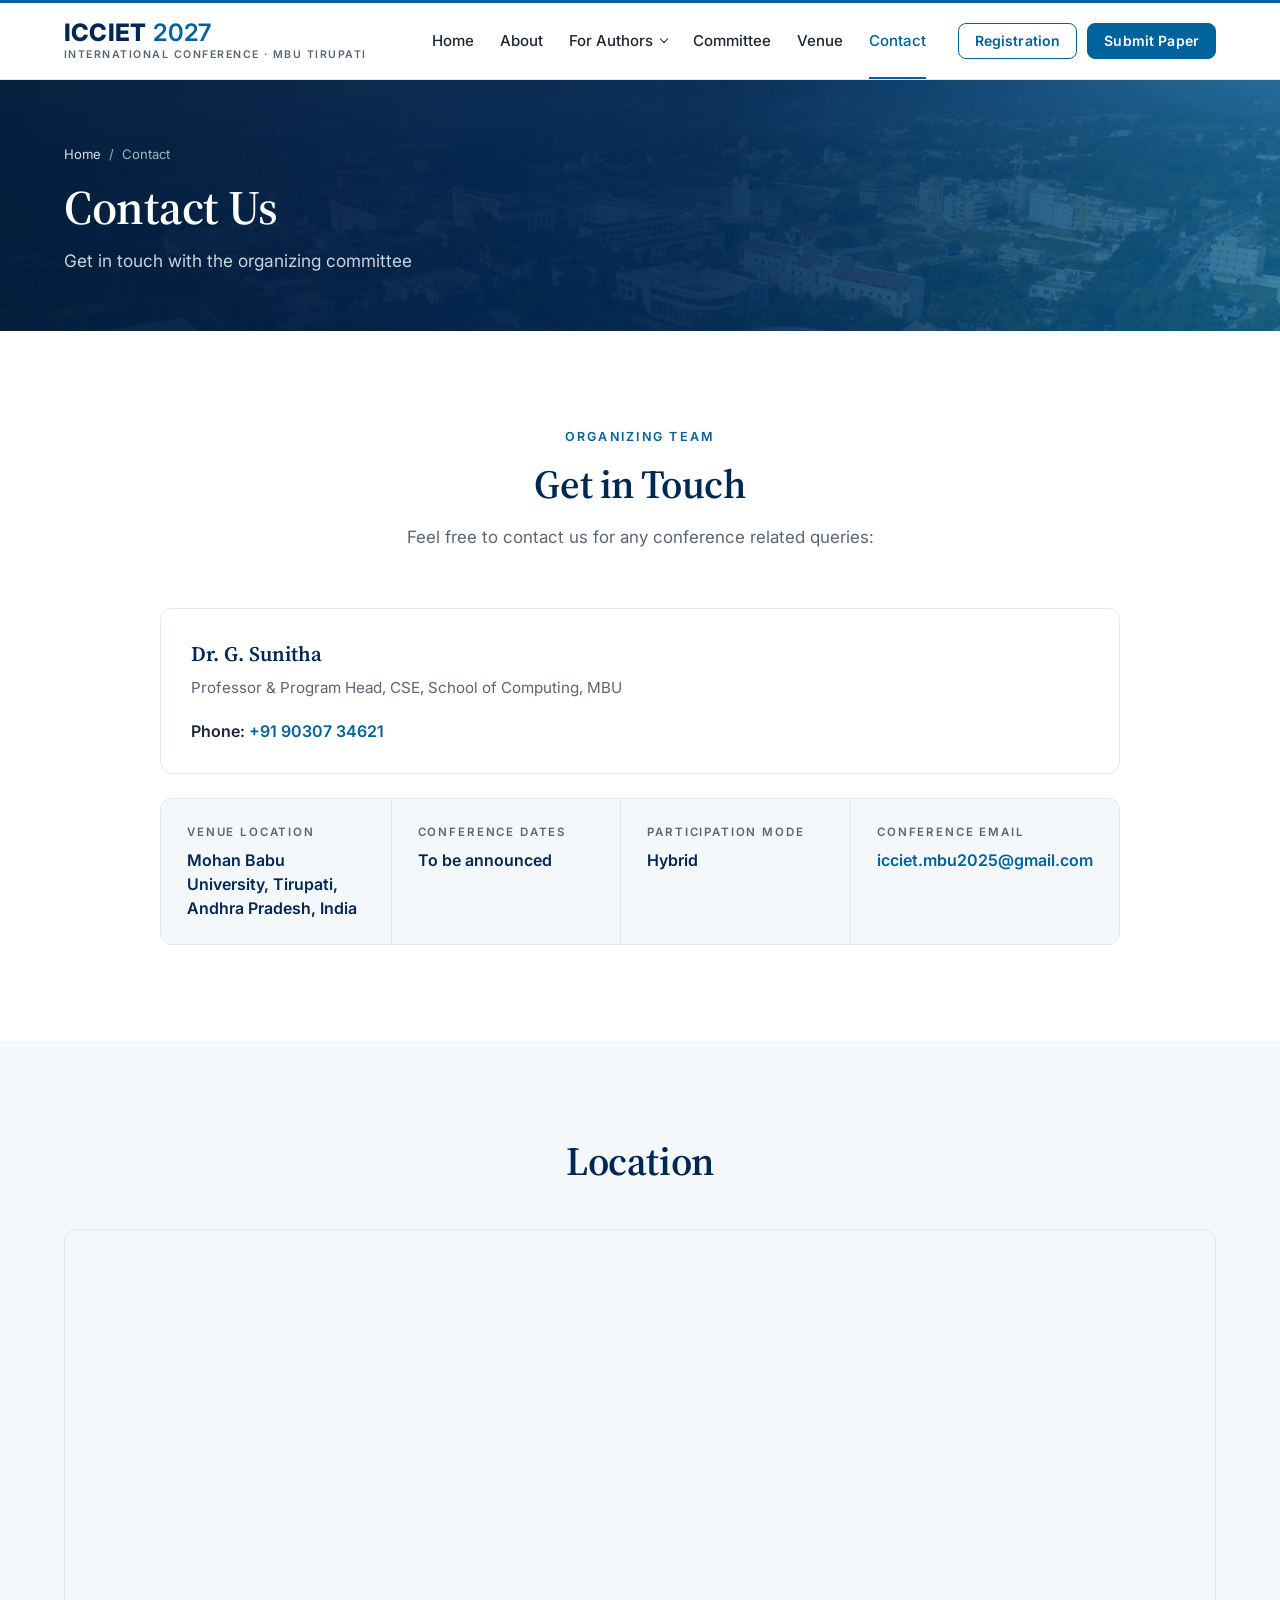
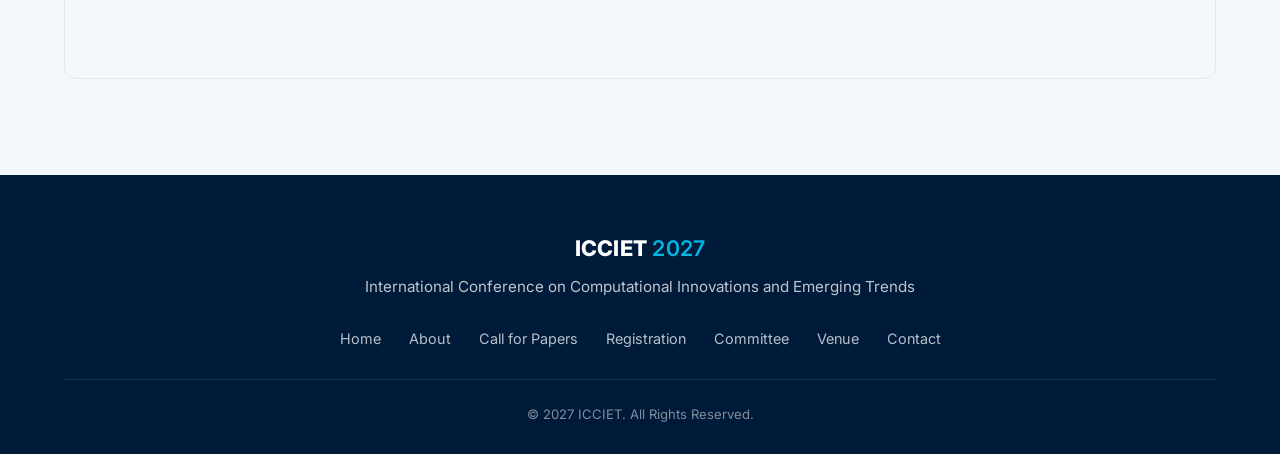
<file: contact.html>
<!DOCTYPE html>
<html lang="en">

<head>
    <meta charset="UTF-8">
    <meta name="viewport" content="width=device-width, initial-scale=1.0">
    <title>Contact Us - ICCIET-2027</title>
    <!-- Google Fonts -->
    <link rel="preconnect" href="https://fonts.googleapis.com">
    <link rel="preconnect" href="https://fonts.gstatic.com" crossorigin>
    <link
        href="https://fonts.googleapis.com/css2?family=Inter:wght@400;500;600;700;800&family=Source+Serif+4:opsz,wght@8..60,400;8..60,600&display=swap"
        rel="stylesheet">
    <!-- Custom CSS -->
    <link rel="stylesheet" href="css/style.css">
    <link rel="icon" type="image/webp" href="logos/mbu-logo.webp">
</head>

<body>

    <!-- Header -->
    <header>
        <div class="container navbar">
            <a href="index.html" class="brand" aria-label="ICCIET 2027 home">
                <span class="brand-name">ICCIET <span class="brand-year">2027</span></span>
                <span class="brand-tagline">International Conference &middot; MBU Tirupati</span>
            </a>

            <ul class="nav-links" id="primary-nav">
                <li><a href="index.html">Home</a></li>
                <li><a href="index.html#about">About</a></li>
                <li class="nav-dropdown"><a href="call-for-papers.html">For Authors</a>
                    <ul class="dropdown-menu">
                        <li><a href="call-for-papers.html">Call for Papers</a></li>
                        <li><a href="index.html#dates">Important Dates</a></li>
                        <li><a href="index.html#publication">Publication</a></li>
                        <li><a href="call-for-papers.html#registration-fee">Registration Fee</a></li>
                        <li><a href="call-for-papers.html#submission-guidelines">Submission Guidelines</a></li>
                    </ul>
                </li>
                <li><a href="committee.html">Committee</a></li>
                <li><a href="venue.html">Venue</a></li>
                <li><a href="contact.html" aria-current="page">Contact</a></li>
                <li class="mobile-nav-btn"><a href="registration.html" class="btn btn-outline">Registration</a></li>
                <li class="mobile-nav-btn"><a href="call-for-papers.html#submission-guidelines" class="btn">Submit Paper</a></li>
            </ul>

            <div class="nav-actions">
                <a href="registration.html" class="btn btn-outline btn-sm">Registration</a>
                <a href="call-for-papers.html#submission-guidelines" class="btn btn-sm">Submit Paper</a>
            </div>

            <button class="hamburger" type="button" aria-label="Open menu" aria-expanded="false" aria-controls="primary-nav">
                <span class="bar"></span>
                <span class="bar"></span>
                <span class="bar"></span>
            </button>
        </div>
    </header>

    <!-- Page Title -->
    <section class="page-hero">
        <div class="container">
            <nav class="breadcrumb" aria-label="Breadcrumb">
                <a href="index.html">Home</a><span aria-hidden="true">/</span><span aria-current="page">Contact</span>
            </nav>
            <h1>Contact Us</h1>
            <p>Get in touch with the organizing committee</p>
        </div>
    </section>

    <!-- Contact Content -->
    <section class="section-padding">
        <div class="container">
            <div class="section-head">
                <p class="section-kicker">Organizing Team</p>
                <h2 class="section-title">Get in Touch</h2>
                <p class="section-lead">Feel free to contact us for any conference related queries:</p>
            </div>

            <div class="contact-grid">
                <!-- Person 1 -->
                <div class="contact-card">
                    <h3>Dr. G. Sunitha</h3>
                    <p class="contact-role">Professor &amp; Program Head, CSE, School of Computing, MBU</p>
                    <p><strong>Phone:</strong> <a href="tel:+919030734621" class="contact-phone">+91 90307 34621</a></p>
                </div>
            </div>

            <!-- Conference Quick Info -->
            <dl class="info-strip">
                <div>
                    <dt>Venue Location</dt>
                    <dd>Mohan Babu University, Tirupati, Andhra Pradesh, India</dd>
                </div>
                <div>
                    <dt>Conference Dates</dt>
                    <dd>To be announced</dd>
                </div>
                <div>
                    <dt>Participation Mode</dt>
                    <dd>Hybrid</dd>
                </div>
                <div>
                    <dt>Conference Email</dt>
                    <dd><a href="mailto:icciet.mbu2025@gmail.com">icciet.mbu2025@gmail.com</a></dd>
                </div>
            </dl>

        </div>
    </section>

    <!-- Map -->
    <section class="section-padding bg-light">
        <div class="container">
            <h2 class="section-title">Location</h2>
            <!-- Embedding Google Map for MBU -->
            <div class="map-embed">
                <iframe
                    src="https://www.google.com/maps/embed?pb=!1m18!1m12!1m3!1d3876.5173775080766!2d79.29339937405786!3d13.637042898745595!2m3!1f0!2f0!3f0!3m2!1i1024!2i768!4f13.1!3m3!1m2!1s0x3bb2b3391b16c80f%3A0xe545c829141be40f!2sMohan%20Babu%20University!5e0!3m2!1sen!2sin!4v1709280000000!5m2!1sen!2sin"
                    title="Map showing Mohan Babu University, Tirupati" allowfullscreen="" loading="lazy"
                    referrerpolicy="no-referrer-when-downgrade"></iframe>
            </div>
        </div>
    </section>

    <!-- Footer -->
    <footer id="contact">
        <div class="container">
            <h3>ICCIET <span>2027</span></h3>
            <p>International Conference on Computational Innovations and Emerging Trends</p>
            <div class="footer-links">
                <a href="index.html">Home</a>
                <a href="index.html#about">About</a>
                <a href="call-for-papers.html">Call for Papers</a>
                <a href="registration.html">Registration</a>
                <a href="committee.html">Committee</a>
                <a href="venue.html">Venue</a>
                <a href="contact.html">Contact</a>
            </div>
            <p>&copy; 2027 ICCIET. All Rights Reserved.</p>
        </div>
    </footer>

    <!-- Scripts -->
    <script src="js/script.js"></script>
</body>

</html>
</file>
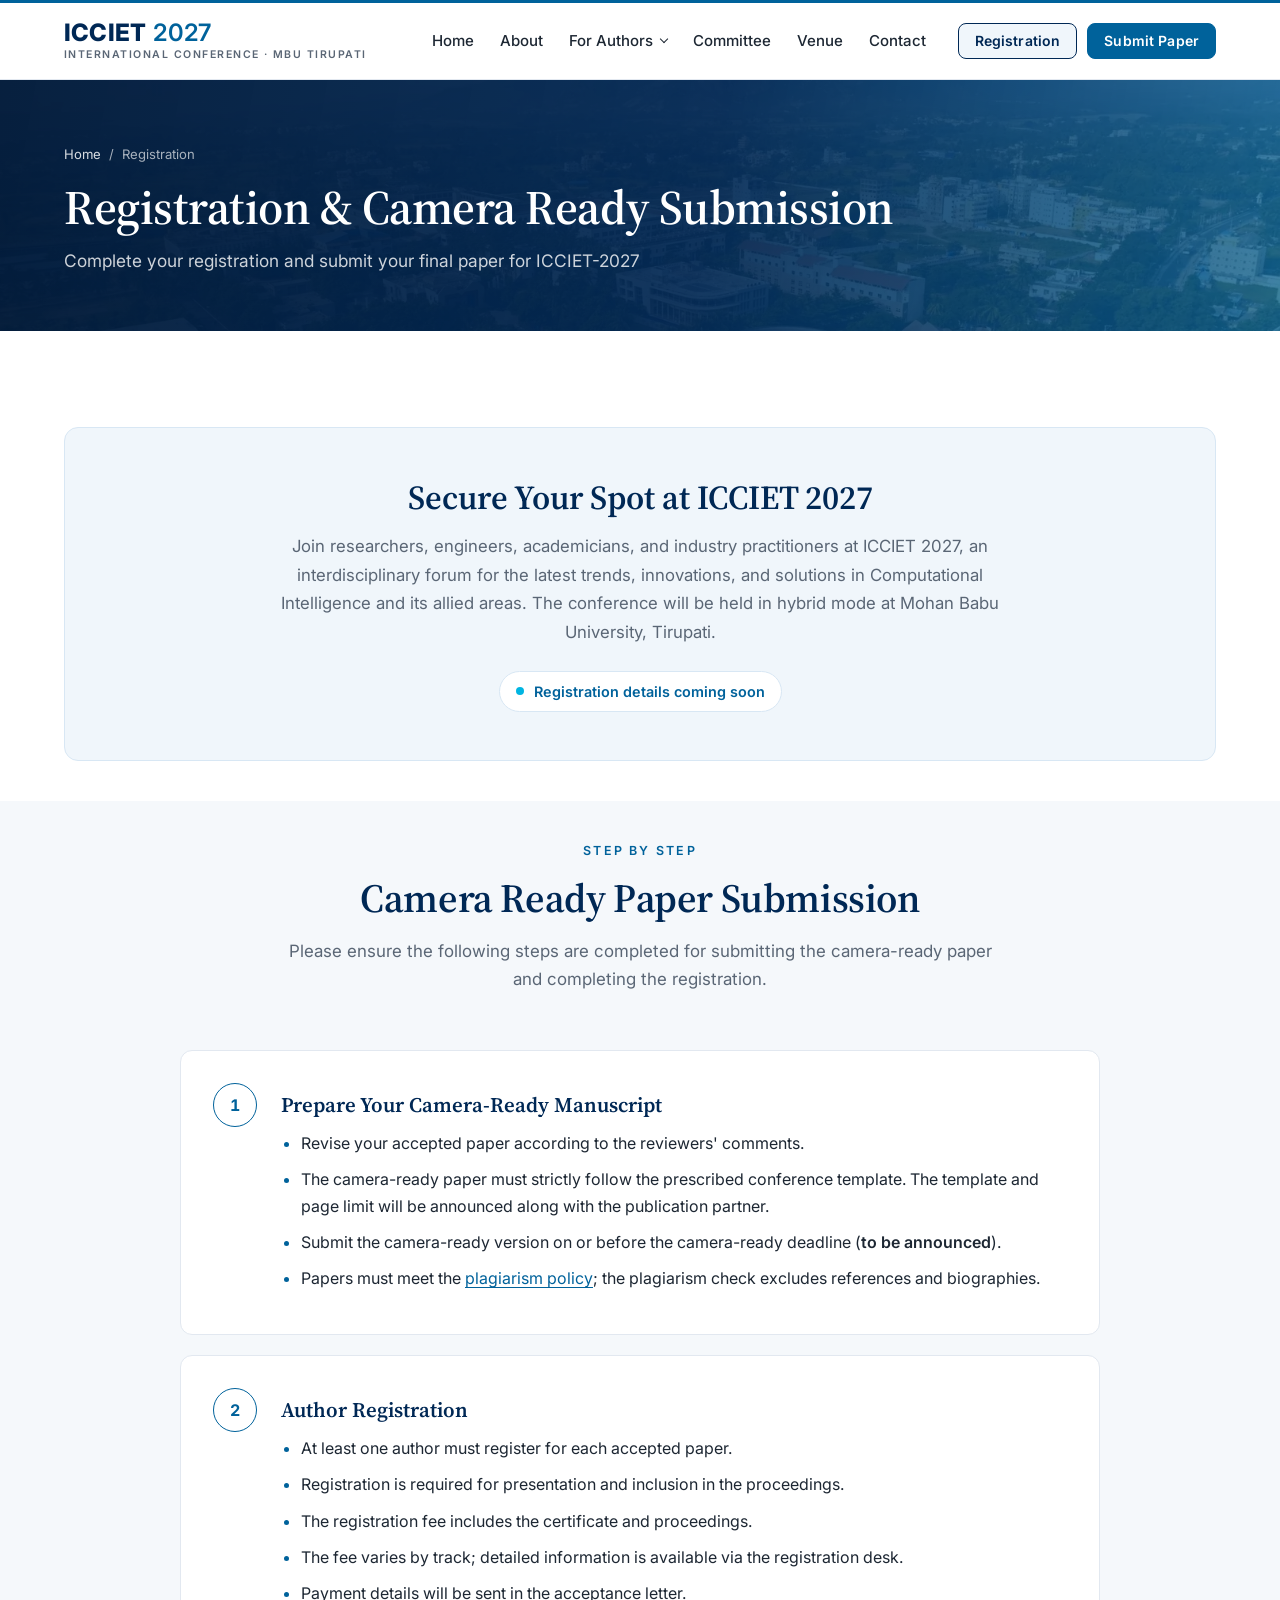
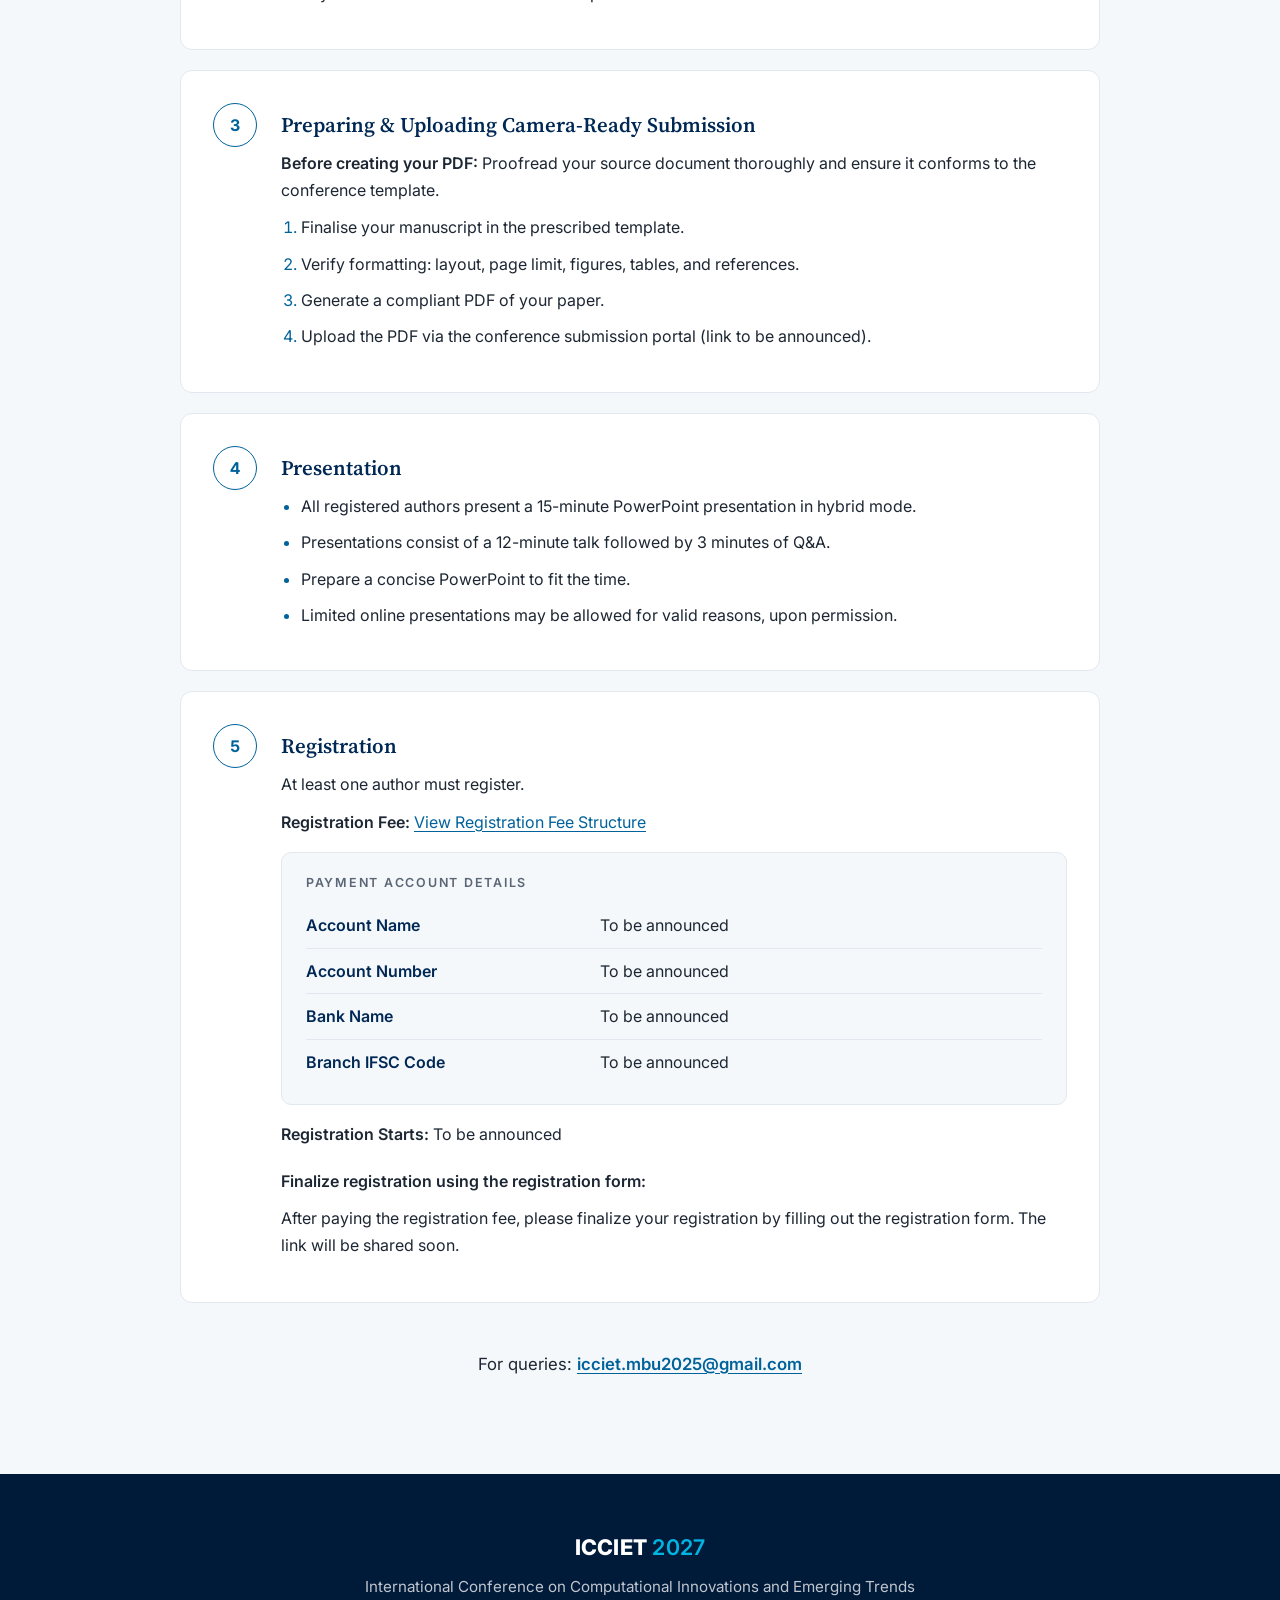
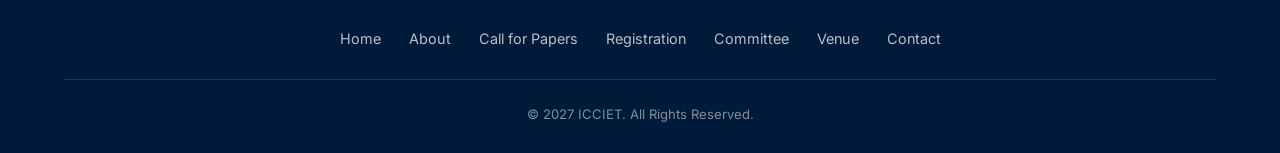
<file: registration.html>
<!DOCTYPE html>
<html lang="en">

<head>
    <meta charset="UTF-8">
    <meta name="viewport" content="width=device-width, initial-scale=1.0">
    <title>Camera Ready & Registration - ICCIET-2027</title>
    <!-- Google Fonts -->
    <link rel="preconnect" href="https://fonts.googleapis.com">
    <link rel="preconnect" href="https://fonts.gstatic.com" crossorigin>
    <link
        href="https://fonts.googleapis.com/css2?family=Inter:wght@400;500;600;700;800&family=Source+Serif+4:opsz,wght@8..60,400;8..60,600&display=swap"
        rel="stylesheet">
    <!-- Custom CSS -->
    <link rel="stylesheet" href="css/style.css">
    <link rel="icon" type="image/webp" href="logos/mbu-logo.webp">
</head>

<body>

    <!-- Header -->
    <header>
        <div class="container navbar">
            <a href="index.html" class="brand" aria-label="ICCIET 2027 home">
                <span class="brand-name">ICCIET <span class="brand-year">2027</span></span>
                <span class="brand-tagline">International Conference &middot; MBU Tirupati</span>
            </a>

            <ul class="nav-links" id="primary-nav">
                <li><a href="index.html">Home</a></li>
                <li><a href="index.html#about">About</a></li>
                <li class="nav-dropdown"><a href="call-for-papers.html">For Authors</a>
                    <ul class="dropdown-menu">
                        <li><a href="call-for-papers.html">Call for Papers</a></li>
                        <li><a href="index.html#dates">Important Dates</a></li>
                        <li><a href="index.html#publication">Publication</a></li>
                        <li><a href="call-for-papers.html#registration-fee">Registration Fee</a></li>
                        <li><a href="call-for-papers.html#submission-guidelines">Submission Guidelines</a></li>
                    </ul>
                </li>
                <li><a href="committee.html">Committee</a></li>
                <li><a href="venue.html">Venue</a></li>
                <li><a href="contact.html">Contact</a></li>
                <li class="mobile-nav-btn"><a href="registration.html" class="btn btn-outline" aria-current="page">Registration</a></li>
                <li class="mobile-nav-btn"><a href="call-for-papers.html#submission-guidelines" class="btn">Submit Paper</a></li>
            </ul>

            <div class="nav-actions">
                <a href="registration.html" class="btn btn-outline btn-sm" aria-current="page">Registration</a>
                <a href="call-for-papers.html#submission-guidelines" class="btn btn-sm">Submit Paper</a>
            </div>

            <button class="hamburger" type="button" aria-label="Open menu" aria-expanded="false" aria-controls="primary-nav">
                <span class="bar"></span>
                <span class="bar"></span>
                <span class="bar"></span>
            </button>
        </div>
    </header>

    <!-- Page Title -->
    <section class="page-hero">
        <div class="container">
            <nav class="breadcrumb" aria-label="Breadcrumb">
                <a href="index.html">Home</a><span aria-hidden="true">/</span><span aria-current="page">Registration</span>
            </nav>
            <h1>Registration &amp; Camera Ready Submission</h1>
            <p>Complete your registration and submit your final paper for ICCIET-2027</p>
        </div>
    </section>

    <!-- Registration Banner -->
    <section class="section-padding" style="padding-bottom: 40px;">
        <div class="container">
            <div class="cr-banner">
                <h2>Secure Your Spot at ICCIET 2027</h2>
                <p>Join researchers, engineers, academicians, and industry practitioners at ICCIET 2027, an
                    interdisciplinary forum for the latest trends, innovations, and solutions in Computational
                    Intelligence and its allied areas. The conference will be held in hybrid mode at Mohan Babu
                    University, Tirupati.</p>
                <div class="cr-badge">Registration details coming soon</div>
            </div>
        </div>
    </section>

    <!-- Camera Ready Steps -->
    <section class="section-padding bg-light" style="padding-top: 40px;">
        <div class="container">
            <div class="section-head">
                <p class="section-kicker">Step by Step</p>
                <h2 class="section-title">Camera Ready Paper Submission</h2>
                <p class="section-lead">Please ensure the following steps are completed for submitting the camera-ready
                    paper and completing the registration.</p>
            </div>

            <div class="cr-steps">

                <!-- Step 1 -->
                <div class="cr-step-card">
                    <div class="cr-step-number">1</div>
                    <div class="cr-step-content">
                        <h3>Prepare Your Camera-Ready Manuscript</h3>
                        <ul>
                            <li>Revise your accepted paper according to the reviewers' comments.</li>
                            <li>The camera-ready paper must strictly follow the prescribed conference template. The
                                template and page limit will be announced along with the publication partner.</li>
                            <li>Submit the camera-ready version on or before the camera-ready deadline (<strong>to be
                                    announced</strong>).</li>
                            <li>Papers must meet the <a href="call-for-papers.html#submission-guidelines" class="cr-link">plagiarism
                                    policy</a>; the plagiarism check excludes references and biographies.</li>
                        </ul>
                    </div>
                </div>

                <!-- Step 2 -->
                <div class="cr-step-card">
                    <div class="cr-step-number">2</div>
                    <div class="cr-step-content">
                        <h3>Author Registration</h3>
                        <ul>
                            <li>At least one author must register for each accepted paper.</li>
                            <li>Registration is required for presentation and inclusion in the proceedings.</li>
                            <li>The registration fee includes the certificate and proceedings.</li>
                            <li>The fee varies by track; detailed information is available via the registration desk.</li>
                            <li>Payment details will be sent in the acceptance letter.</li>
                        </ul>
                    </div>
                </div>

                <!-- Step 3 -->
                <div class="cr-step-card">
                    <div class="cr-step-number">3</div>
                    <div class="cr-step-content">
                        <h3>Preparing &amp; Uploading Camera-Ready Submission</h3>
                        <p><strong>Before creating your PDF:</strong> Proofread your source document thoroughly and
                            ensure it conforms to the conference template.</p>
                        <ol>
                            <li>Finalise your manuscript in the prescribed template.</li>
                            <li>Verify formatting: layout, page limit, figures, tables, and references.</li>
                            <li>Generate a compliant PDF of your paper.</li>
                            <li>Upload the PDF via the conference submission portal (link to be announced).</li>
                        </ol>
                    </div>
                </div>

                <!-- Step 4 -->
                <div class="cr-step-card">
                    <div class="cr-step-number">4</div>
                    <div class="cr-step-content">
                        <h3>Presentation</h3>
                        <ul>
                            <li>All registered authors present a 15-minute PowerPoint presentation in hybrid mode.</li>
                            <li>Presentations consist of a 12-minute talk followed by 3 minutes of Q&amp;A.</li>
                            <li>Prepare a concise PowerPoint to fit the time.</li>
                            <li>Limited online presentations may be allowed for valid reasons, upon permission.</li>
                        </ul>
                    </div>
                </div>

                <!-- Step 5 -->
                <div class="cr-step-card">
                    <div class="cr-step-number">5</div>
                    <div class="cr-step-content">
                        <h3>Registration</h3>
                        <p>At least one author must register.</p>
                        <p style="margin-top: 10px;"><strong>Registration Fee:</strong> <a href="call-for-papers.html#registration-fee" class="cr-link">View Registration Fee Structure</a></p>

                        <div class="cr-payment-box">
                            <h4>Payment Account Details</h4>
                            <table class="cr-payment-table">
                                <tr><td>Account Name</td><td>To be announced</td></tr>
                                <tr><td>Account Number</td><td>To be announced</td></tr>
                                <tr><td>Bank Name</td><td>To be announced</td></tr>
                                <tr><td>Branch IFSC Code</td><td>To be announced</td></tr>
                            </table>
                        </div>

                        <p style="margin-top: 16px;"><strong>Registration Starts:</strong> To be announced</p>

                        <div style="margin-top: 20px;">
                            <p><strong>Finalize registration using the registration form:</strong></p>
                            <p>After paying the registration fee, please finalize your registration by filling out the
                                registration form. The link will be shared soon.</p>
                        </div>
                    </div>
                </div>

            </div>

            <!-- Contact -->
            <div style="text-align: center; margin-top: 48px;">
                <p style="font-size: 1.05rem;">For queries: <a href="mailto:icciet.mbu2025@gmail.com" class="cr-link"><strong>icciet.mbu2025@gmail.com</strong></a></p>
            </div>

        </div>
    </section>

    <!-- Footer -->
    <footer id="contact">
        <div class="container">
            <h3>ICCIET <span>2027</span></h3>
            <p>International Conference on Computational Innovations and Emerging Trends</p>
            <div class="footer-links">
                <a href="index.html">Home</a>
                <a href="index.html#about">About</a>
                <a href="call-for-papers.html">Call for Papers</a>
                <a href="registration.html">Registration</a>
                <a href="committee.html">Committee</a>
                <a href="venue.html">Venue</a>
                <a href="contact.html">Contact</a>
            </div>
            <p>&copy; 2027 ICCIET. All Rights Reserved.</p>
        </div>
    </footer>

    <!-- Scripts -->
    <script src="js/script.js"></script>
</body>

</html>
</file>
<file: css/style.css>
/* ==========================================================================
   ICCIET 2027 — Site styles (design shared with ICATAS 2027)
   Blue & white theme built on the IEEE brand palette.
   Type: Inter (UI / body) + Source Serif 4 (display headings).
   ========================================================================== */

:root {
  /* Brand */
  --ieee-blue: #00629B;
  --ieee-dark-blue: #002855;
  --navy-deep: #001a3a;
  --accent-color: #00b5e2;

  /* Blue tints */
  --blue-50: #f0f6fb;
  --blue-100: #d8e7f4;

  /* Neutrals */
  --ink: #1d2733;
  --text-color: var(--ink);
  --muted: #5a6675;
  --line: #e2e8f0;
  --surface: #f5f8fb;
  --light-gray: var(--surface);
  --white: #ffffff;

  /* Layout */
  --header-h: 76px;
  --radius: 12px;

  /* Type */
  --font-sans: 'Inter', system-ui, -apple-system, 'Segoe UI', Roboto, 'Helvetica Neue', Arial, sans-serif;
  --font-serif: 'Source Serif 4', Georgia, 'Times New Roman', serif;
}

/* --------------------------------------------------------------------------
   Base
   -------------------------------------------------------------------------- */

*,
*::before,
*::after {
  box-sizing: border-box;
  margin: 0;
  padding: 0;
}

html {
  scroll-behavior: smooth;
  -webkit-text-size-adjust: 100%;
}

body {
  font-family: var(--font-sans);
  font-size: 1rem;
  line-height: 1.65;
  color: var(--ink);
  background-color: var(--white);
  -webkit-font-smoothing: antialiased;
  -moz-osx-font-smoothing: grayscale;
}

img {
  max-width: 100%;
}

a {
  color: inherit;
  text-decoration: none;
}

ul,
ol {
  list-style: none;
}

strong {
  font-weight: 600;
}

:focus-visible {
  outline: 2px solid var(--ieee-blue);
  outline-offset: 3px;
  border-radius: 4px;
}

/* Keep anchored sections clear of the sticky header */
[id] {
  scroll-margin-top: calc(var(--header-h) + 24px);
}

.container {
  max-width: 1200px;
  margin: 0 auto;
  padding: 0 24px;
}

/* --------------------------------------------------------------------------
   Buttons
   -------------------------------------------------------------------------- */

.btn {
  display: inline-flex;
  align-items: center;
  justify-content: center;
  gap: 8px;
  padding: 13px 24px;
  border: 1px solid var(--ieee-blue);
  border-radius: 8px;
  background-color: var(--ieee-blue);
  color: var(--white);
  font-family: inherit;
  font-size: 0.95rem;
  font-weight: 600;
  line-height: 1.2;
  letter-spacing: 0.01em;
  white-space: nowrap;
  cursor: pointer;
  transition: background-color 0.2s ease, border-color 0.2s ease, color 0.2s ease;
}

.btn:hover {
  background-color: var(--ieee-dark-blue);
  border-color: var(--ieee-dark-blue);
  color: var(--white);
}

.btn-sm {
  padding: 9px 16px;
  font-size: 0.875rem;
}

.btn-outline {
  background-color: transparent;
  color: var(--ieee-blue);
}

.btn-outline:hover,
.btn-outline[aria-current="page"] {
  background-color: var(--blue-50);
  border-color: var(--ieee-dark-blue);
  color: var(--ieee-dark-blue);
}

/* For dark backgrounds */
.btn-light {
  background-color: var(--white);
  border-color: var(--white);
  color: var(--ieee-dark-blue);
}

.btn-light:hover {
  background-color: var(--blue-50);
  border-color: var(--blue-50);
  color: var(--ieee-dark-blue);
}

.btn-ghost {
  background-color: transparent;
  border-color: rgba(255, 255, 255, 0.5);
  color: var(--white);
}

.btn-ghost:hover {
  background-color: rgba(255, 255, 255, 0.1);
  border-color: var(--white);
  color: var(--white);
}

.btn-arrow::after {
  content: '\2192';
  transition: transform 0.2s ease;
}

.btn-arrow:hover::after {
  transform: translateX(3px);
}

.btn-light:focus-visible,
.btn-ghost:focus-visible {
  outline-color: var(--white);
}

/* --------------------------------------------------------------------------
   Header & navigation
   -------------------------------------------------------------------------- */

header {
  position: sticky;
  top: 0;
  z-index: 1000;
  background-color: var(--white);
  border-top: 3px solid var(--ieee-blue);
  border-bottom: 1px solid var(--line);
  transition: box-shadow 0.2s ease;
}

@supports ((backdrop-filter: blur(8px)) or (-webkit-backdrop-filter: blur(8px))) {
  header {
    background-color: rgba(255, 255, 255, 0.9);
    -webkit-backdrop-filter: saturate(180%) blur(10px);
    backdrop-filter: saturate(180%) blur(10px);
  }
}

header.is-scrolled {
  box-shadow: 0 6px 24px rgba(0, 40, 85, 0.08);
}

.navbar {
  display: flex;
  align-items: stretch;
  gap: 32px;
  height: var(--header-h);
}

/* Brand lockup */
.brand {
  display: flex;
  flex-direction: column;
  justify-content: center;
  gap: 5px;
  flex-shrink: 0;
  line-height: 1;
  color: var(--ieee-dark-blue);
}

.brand-name {
  display: flex;
  align-items: baseline;
  gap: 7px;
  font-size: 1.5rem;
  font-weight: 800;
  letter-spacing: 0.01em;
}

.brand-year {
  font-weight: 600;
  color: var(--ieee-blue);
}

.brand-tagline {
  font-size: 0.66rem;
  font-weight: 600;
  letter-spacing: 0.14em;
  text-transform: uppercase;
  color: var(--muted);
}

/* Primary links */
.nav-links {
  display: flex;
  align-items: stretch;
  gap: 26px;
  margin-left: auto;
}

.nav-links > li {
  position: relative;
  display: flex;
  align-items: center;
}

.nav-links > li:not(.mobile-nav-btn) > a {
  display: inline-flex;
  align-items: center;
  gap: 8px;
  height: 100%;
  font-size: 0.94rem;
  font-weight: 500;
  color: var(--ink);
  /* Underline indicator sits flush with the header's bottom edge */
  background: linear-gradient(var(--ieee-blue), var(--ieee-blue)) no-repeat left bottom / 0 2px;
  transition: color 0.2s ease, background-size 0.25s ease;
}

.nav-links > li:not(.mobile-nav-btn) > a:hover,
.nav-links > li:not(.mobile-nav-btn) > a[aria-current="page"] {
  color: var(--ieee-blue);
  background-size: 100% 2px;
}

.nav-links > li > a {
  white-space: nowrap;
}

/* Duplicated header actions, only shown inside the mobile menu */
.nav-links > li.mobile-nav-btn {
  display: none;
}

/* Dropdown */
.nav-dropdown > a::after {
  content: '';
  width: 6px;
  height: 6px;
  border-right: 1.5px solid currentColor;
  border-bottom: 1.5px solid currentColor;
  transform: translateY(-2px) rotate(45deg);
  transition: transform 0.2s ease;
}

.dropdown-menu {
  position: absolute;
  top: 100%;
  left: -14px;
  z-index: 1001;
  min-width: 240px;
  padding: 8px;
  background-color: var(--white);
  border: 1px solid var(--line);
  border-radius: 10px;
  box-shadow: 0 16px 40px rgba(0, 40, 85, 0.12);
  opacity: 0;
  visibility: hidden;
  transform: translateY(6px);
  transition: opacity 0.18s ease, transform 0.18s ease, visibility 0.18s;
}

.nav-dropdown:hover .dropdown-menu,
.nav-dropdown:focus-within .dropdown-menu,
.nav-dropdown.active .dropdown-menu {
  opacity: 1;
  visibility: visible;
  transform: none;
}

.dropdown-menu a {
  display: block;
  padding: 9px 12px;
  border-radius: 6px;
  font-size: 0.9rem;
  color: var(--ink);
  transition: background-color 0.15s ease, color 0.15s ease;
}

.dropdown-menu a:hover {
  background-color: var(--blue-50);
  color: var(--ieee-blue);
}

/* Header actions */
.nav-actions {
  display: flex;
  align-items: center;
  gap: 10px;
  flex-shrink: 0;
}

/* Menu toggle */
.hamburger {
  display: none;
  align-self: center;
  flex-direction: column;
  align-items: center;
  justify-content: center;
  gap: 5px;
  width: 42px;
  height: 42px;
  padding: 0;
  background-color: var(--white);
  border: 1px solid var(--line);
  border-radius: 8px;
  cursor: pointer;
}

.bar {
  display: block;
  width: 20px;
  height: 2px;
  border-radius: 2px;
  background-color: var(--ieee-dark-blue);
  transition: transform 0.25s ease, opacity 0.2s ease;
}

.hamburger.active .bar:nth-child(1) {
  transform: translateY(7px) rotate(45deg);
}

.hamburger.active .bar:nth-child(2) {
  opacity: 0;
}

.hamburger.active .bar:nth-child(3) {
  transform: translateY(-7px) rotate(-45deg);
}

/* --------------------------------------------------------------------------
   Home hero
   -------------------------------------------------------------------------- */

.hero {
  display: flex;
  align-items: center;
  min-height: clamp(560px, 82vh, 760px);
  padding: 96px 0 88px;
  color: var(--white);
  background:
    linear-gradient(100deg, rgba(0, 26, 58, 0.96) 0%, rgba(0, 40, 85, 0.9) 45%, rgba(0, 98, 155, 0.6) 100%),
    url('../logos/mbu-university.webp') center / cover no-repeat;
}

.hero > .container {
  width: 100%;
}

.hero-inner {
  max-width: 860px;
}

.hero-eyebrow {
  display: inline-flex;
  align-items: center;
  gap: 12px;
  margin-bottom: 22px;
  font-size: 0.78rem;
  font-weight: 600;
  letter-spacing: 0.18em;
  text-transform: uppercase;
  color: #8fd3f2;
}

.hero-eyebrow::before {
  content: '';
  width: 32px;
  height: 1px;
  background-color: currentColor;
}

.hero-title {
  margin-bottom: 22px;
  font-size: clamp(3.25rem, 8vw, 6rem);
  font-weight: 800;
  line-height: 0.95;
  letter-spacing: -0.035em;
}

.hero-title span {
  font-weight: 700;
  color: var(--accent-color);
}

.hero-subtitle {
  max-width: 30ch;
  font-family: var(--font-serif);
  font-size: clamp(1.3rem, 2.4vw, 1.85rem);
  font-weight: 400;
  line-height: 1.3;
  color: rgba(255, 255, 255, 0.94);
}

.hero-theme {
  max-width: 62ch;
  margin-top: 26px;
  padding-left: 16px;
  border-left: 2px solid var(--accent-color);
  font-size: 1rem;
  line-height: 1.6;
  color: rgba(255, 255, 255, 0.82);
}

.hero-theme strong {
  display: block;
  margin-bottom: 4px;
  font-size: 0.72rem;
  font-weight: 600;
  letter-spacing: 0.16em;
  text-transform: uppercase;
  color: rgba(255, 255, 255, 0.6);
}

.hero-meta {
  display: flex;
  flex-wrap: wrap;
  row-gap: 20px;
  margin-top: 40px;
  padding-top: 28px;
  border-top: 1px solid rgba(255, 255, 255, 0.18);
}

.hero-meta > div {
  margin-right: 36px;
  padding-right: 36px;
  border-right: 1px solid rgba(255, 255, 255, 0.18);
}

.hero-meta > div:last-child {
  margin-right: 0;
  padding-right: 0;
  border-right: 0;
}

.hero-meta dt,
.info-strip dt {
  margin-bottom: 6px;
  font-size: 0.72rem;
  font-weight: 600;
  letter-spacing: 0.16em;
  text-transform: uppercase;
}

.hero-meta dt {
  color: rgba(255, 255, 255, 0.6);
}

.hero-meta dd {
  font-size: 1.08rem;
  font-weight: 600;
  color: var(--white);
}

.hero-actions {
  display: flex;
  flex-wrap: wrap;
  gap: 12px;
  margin-top: 36px;
}

/* --------------------------------------------------------------------------
   Inner page header
   -------------------------------------------------------------------------- */

.page-hero {
  padding: 64px 0 56px;
  color: var(--white);
  background:
    linear-gradient(100deg, rgba(0, 26, 58, 0.96) 0%, rgba(0, 40, 85, 0.92) 55%, rgba(0, 98, 155, 0.75) 100%),
    url('../logos/mbu-university.webp') center 40% / cover no-repeat;
}

.breadcrumb {
  display: flex;
  flex-wrap: wrap;
  gap: 8px;
  margin-bottom: 14px;
  font-size: 0.82rem;
  color: rgba(255, 255, 255, 0.65);
}

.breadcrumb a {
  color: rgba(255, 255, 255, 0.85);
}

.breadcrumb a:hover {
  color: var(--white);
  text-decoration: underline;
  text-underline-offset: 3px;
}

.page-hero h1 {
  font-family: var(--font-serif);
  font-size: clamp(2rem, 4.2vw, 3rem);
  font-weight: 600;
  line-height: 1.15;
  letter-spacing: -0.01em;
}

.page-hero p {
  max-width: 60ch;
  margin-top: 12px;
  font-size: 1.08rem;
  color: rgba(255, 255, 255, 0.8);
}

/* --------------------------------------------------------------------------
   Logo strip
   -------------------------------------------------------------------------- */

.logo-strip {
  padding: 26px 0;
  background-color: var(--white);
  border-bottom: 1px solid var(--line);
}

.marquee-content {
  display: flex;
  align-items: center;
  justify-content: space-between;
  gap: 32px;
}

.marquee-content img {
  flex-shrink: 1;
  min-width: 0;
  width: auto;
  height: 60px;
  object-fit: contain;
}

/* --------------------------------------------------------------------------
   Sections
   -------------------------------------------------------------------------- */

.section-padding {
  padding: 96px 0;
}

.bg-light {
  background-color: var(--surface);
}

.section-head {
  max-width: 720px;
  margin: 0 auto 56px;
  text-align: center;
}

.section-kicker,
.partner-label {
  font-size: 0.78rem;
  font-weight: 600;
  letter-spacing: 0.18em;
  text-transform: uppercase;
  color: var(--ieee-blue);
}

.section-kicker {
  margin-bottom: 12px;
}

h2.section-title {
  margin-bottom: 44px;
  font-family: var(--font-serif);
  font-size: clamp(1.85rem, 3.2vw, 2.5rem);
  font-weight: 600;
  line-height: 1.2;
  letter-spacing: -0.01em;
  text-align: center;
  color: var(--ieee-dark-blue);
}

.section-head h2.section-title {
  margin-bottom: 0;
}

.section-lead {
  margin-top: 16px;
  font-size: 1.06rem;
  color: var(--muted);
}

/* Justify long-form lead paragraphs when they span the full width */
.section-head-wide .section-lead {
  text-align: justify;
  text-justify: inter-word;
}

/* --------------------------------------------------------------------------
   About / long-form text
   -------------------------------------------------------------------------- */

.about-text {
  max-width: 1040px;
  margin: 0 auto;
  font-size: 1.05rem;
  line-height: 1.8;
  color: var(--ink);
}

.about-text p {
  margin-bottom: 20px;
  text-align: justify;
  text-justify: inter-word;
}

.about-text .lead {
  font-size: 1.18rem;
  line-height: 1.75;
  color: var(--ieee-dark-blue);
}

.about-text h3 {
  margin: 48px 0 16px;
  font-family: var(--font-serif);
  font-size: 1.45rem;
  font-weight: 600;
  line-height: 1.3;
  color: var(--ieee-dark-blue);
}

.sdg-block {
  margin: 48px 0;
  padding: 32px;
  text-align: center;
  background-color: var(--surface);
  border: 1px solid var(--line);
  border-radius: var(--radius);
}

.about-text .sdg-block h3 {
  margin: 0 0 24px;
  font-size: 1.25rem;
}

.sdg-row {
  display: flex;
  flex-wrap: wrap;
  justify-content: center;
  gap: 14px;
}

.sdg-row img {
  width: auto;
  height: 104px;
  border-radius: 4px;
}

.objectives-list {
  display: grid;
  grid-template-columns: repeat(2, 1fr);
  column-gap: 40px;
  counter-reset: objective;
}

.objectives-list li {
  position: relative;
  padding: 18px 0 18px 44px;
  border-top: 1px solid var(--line);
  font-size: 1rem;
  line-height: 1.65;
  counter-increment: objective;
}

.objectives-list li::before {
  content: counter(objective, decimal-leading-zero);
  position: absolute;
  top: 19px;
  left: 0;
  font-size: 0.85rem;
  font-weight: 700;
  letter-spacing: 0.04em;
  color: var(--ieee-blue);
  font-variant-numeric: tabular-nums;
}

/* --------------------------------------------------------------------------
   Important dates timeline
   -------------------------------------------------------------------------- */

.timeline {
  max-width: 780px;
  margin: 0 auto;
  padding: 16px 40px;
  background-color: var(--white);
  border: 1px solid var(--line);
  border-radius: 14px;
}

.timeline li {
  position: relative;
  display: grid;
  grid-template-columns: 196px 1fr;
  align-items: center;
  column-gap: 48px;
  padding: 18px 0;
}

/* Connector line runs through the gap between the two columns */
.timeline li::after {
  content: '';
  position: absolute;
  top: 0;
  bottom: 0;
  left: 220px;
  width: 1px;
  background-color: var(--blue-100);
}

.timeline li:first-child::after {
  top: 50%;
}

.timeline li:last-child::after {
  bottom: 50%;
}

.timeline li::before {
  content: '';
  position: absolute;
  top: 50%;
  left: 215px;
  z-index: 1;
  width: 11px;
  height: 11px;
  margin-top: -5.5px;
  background-color: var(--white);
  border: 2px solid var(--ieee-blue);
  border-radius: 50%;
}

.timeline time {
  text-align: right;
  font-size: 1.05rem;
  font-weight: 600;
  color: var(--ieee-dark-blue);
  font-variant-numeric: tabular-nums;
}

.timeline span {
  font-size: 1.02rem;
  color: var(--ink);
}

.timeline .is-highlight time,
.timeline .is-highlight span {
  font-weight: 700;
  color: var(--ieee-blue);
}

.timeline .is-highlight::before {
  background-color: var(--ieee-blue);
  box-shadow: 0 0 0 4px var(--blue-100);
}

/* --------------------------------------------------------------------------
   Publication history
   -------------------------------------------------------------------------- */

.editions {
  display: grid;
  grid-template-columns: repeat(3, 1fr);
  border-top: 1px solid var(--line);
}

.edition {
  padding: 32px 32px 8px 0;
}

.edition + .edition {
  padding-left: 32px;
  border-left: 1px solid var(--line);
}

.edition h3 {
  margin-bottom: 12px;
  font-family: var(--font-serif);
  font-size: 1.3rem;
  font-weight: 600;
  line-height: 1.3;
  color: var(--ieee-dark-blue);
}

.edition-org {
  margin-bottom: 10px;
  font-size: 0.78rem;
  font-weight: 600;
  letter-spacing: 0.14em;
  text-transform: uppercase;
  color: var(--ieee-blue);
}

.edition p:last-child {
  font-size: 0.98rem;
  line-height: 1.7;
  color: var(--muted);
}

/* --------------------------------------------------------------------------
   Organizers & co-sponsors
   -------------------------------------------------------------------------- */

.partners {
  display: grid;
  grid-template-columns: 3fr 2fr;
  gap: 48px;
}

.partner-label {
  display: flex;
  align-items: center;
  gap: 16px;
  margin-bottom: 20px;
  font-family: var(--font-sans);
}

.partner-label::after {
  content: '';
  flex: 1;
  height: 1px;
  background-color: var(--line);
}

.partner-logos {
  display: grid;
  grid-template-columns: repeat(auto-fit, minmax(160px, 1fr));
  gap: 16px;
}

.partner {
  display: flex;
  align-items: center;
  justify-content: center;
  min-height: 124px;
  padding: 20px;
  background-color: var(--white);
  border: 1px solid var(--line);
  border-radius: 10px;
}

.partner img {
  width: auto;
  max-height: 72px;
  object-fit: contain;
}

.partner-text {
  flex-direction: column;
  text-align: center;
  font-size: 1.02rem;
  font-weight: 700;
  line-height: 1.35;
  color: var(--ieee-dark-blue);
}

.partner-text span {
  display: block;
  margin-top: 4px;
  font-size: 0.85rem;
  font-weight: 500;
  color: var(--muted);
}

/* --------------------------------------------------------------------------
   Call for papers
   -------------------------------------------------------------------------- */

.track-list {
  display: grid;
  grid-template-columns: repeat(2, 1fr);
  gap: 24px;
}

.track-item {
  padding: 32px;
  background-color: var(--white);
  border: 1px solid var(--line);
  border-radius: var(--radius);
}

.track-item h3 {
  margin-bottom: 10px;
  font-family: var(--font-serif);
  font-size: 1.3rem;
  font-weight: 600;
  line-height: 1.3;
  color: var(--ieee-dark-blue);
}

.track-item p {
  margin-bottom: 16px;
  font-size: 0.98rem;
  color: var(--muted);
}

.track-item ul li {
  position: relative;
  margin-bottom: 8px;
  padding-left: 18px;
  font-size: 0.96rem;
}

.track-item ul li::before {
  content: '';
  position: absolute;
  top: 0.68em;
  left: 0;
  width: 6px;
  height: 6px;
  border-radius: 1px;
  background-color: var(--ieee-blue);
}

.section-head-wide {
  max-width: 860px;
}

/* Flat topic list laid out in columns (uses the track bullet style) */
.topics-grid {
  display: grid;
  grid-template-columns: repeat(3, 1fr);
  gap: 12px 32px;
  margin: 8px 0 20px;
  padding: 32px;
  background-color: var(--white);
  border: 1px solid var(--line);
  border-radius: var(--radius);
}

.topics-grid li {
  position: relative;
  padding-left: 18px;
  font-size: 0.98rem;
  line-height: 1.5;
}

.topics-grid li::before {
  content: '';
  position: absolute;
  top: 0.6em;
  left: 0;
  width: 6px;
  height: 6px;
  border-radius: 1px;
  background-color: var(--ieee-blue);
}

.guidelines-list li {
  position: relative;
  padding: 14px 0 14px 28px;
  border-top: 1px solid var(--line);
  font-size: 1rem;
  line-height: 1.7;
}

.guidelines-list li:last-child {
  border-bottom: 1px solid var(--line);
}

.guidelines-list li::before {
  content: '';
  position: absolute;
  top: 25px;
  left: 4px;
  width: 6px;
  height: 6px;
  border-radius: 1px;
  background-color: var(--ieee-blue);
}

.submission-buttons {
  display: flex;
  flex-wrap: wrap;
  justify-content: center;
  gap: 12px;
  margin-top: 40px;
}

.registration-fees.payment-details {
  margin-top: 24px;
  padding: 24px 28px;
  background-color: var(--white);
  border: 1px solid var(--line);
  border-radius: var(--radius);
}

.payment-details h3 {
  margin-bottom: 8px;
  font-size: 0.78rem;
  font-weight: 600;
  letter-spacing: 0.14em;
  text-transform: uppercase;
  color: var(--muted);
}

/* Registration fees */
.registration-fees {
  max-width: 960px;
  margin: 0 auto;
}

.table-responsive {
  overflow-x: auto;
  -webkit-overflow-scrolling: touch;
  border: 1px solid var(--line);
  border-radius: var(--radius);
}

.fees-table {
  width: 100%;
  border-collapse: collapse;
  table-layout: fixed;
  background-color: var(--white);
  font-size: 0.95rem;
}

.fees-table th {
  padding: 14px 12px;
  background-color: var(--ieee-dark-blue);
  border: 1px solid rgba(255, 255, 255, 0.14);
  font-size: 0.85rem;
  font-weight: 600;
  text-align: center;
  color: var(--white);
}

.fees-table td {
  padding: 14px 12px;
  border: 1px solid var(--line);
  text-align: center;
  font-variant-numeric: tabular-nums;
}

.fees-table th:first-child,
.fees-table td:first-child {
  padding-left: 20px;
  text-align: left;
}

.fees-table td:first-child {
  font-weight: 500;
  color: var(--ieee-dark-blue);
}

/* Avoid doubled borders against the rounded wrapper */
.fees-table tr > :first-child { border-left: 0; }
.fees-table tr > :last-child { border-right: 0; }
.fees-table thead tr:first-child > * { border-top: 0; }
.fees-table tbody tr:last-child > * { border-bottom: 0; }
/* The rowspan "Category" cell is the first child of row 1 only */
.fees-table thead tr:nth-child(2) > :first-child { border-left: 1px solid rgba(255, 255, 255, 0.14); }

.fees-table tbody tr:nth-child(even) {
  background-color: var(--surface);
}

.fees-table tbody tr:hover {
  background-color: var(--blue-50);
}

/* --------------------------------------------------------------------------
   Committee
   -------------------------------------------------------------------------- */

.committee-section {
  margin-bottom: 64px;
}

.committee-section:last-child {
  margin-bottom: 0;
}

.committee-section h3 {
  margin-bottom: 24px;
  padding-bottom: 14px;
  border-bottom: 1px solid var(--line);
  font-family: var(--font-serif);
  font-size: 1.55rem;
  font-weight: 600;
  line-height: 1.3;
  color: var(--ieee-dark-blue);
}

.committee-grid {
  display: grid;
  grid-template-columns: repeat(auto-fill, minmax(260px, 1fr));
  gap: 20px 32px;
}

.committee-member {
  padding: 4px 0 4px 16px;
  border-left: 2px solid var(--blue-100);
  transition: border-color 0.2s ease;
}

.committee-member:hover {
  border-left-color: var(--ieee-blue);
}

.committee-member strong {
  display: block;
  margin-bottom: 2px;
  font-size: 1.02rem;
  font-weight: 600;
  line-height: 1.4;
  color: var(--ieee-dark-blue);
}

.committee-member span {
  display: block;
  font-size: 0.92rem;
  line-height: 1.5;
  color: var(--muted);
}

/* --------------------------------------------------------------------------
   Contact
   -------------------------------------------------------------------------- */

.contact-grid {
  display: grid;
  grid-template-columns: repeat(auto-fit, minmax(300px, 1fr));
  gap: 24px;
  max-width: 960px;
  margin: 40px auto 0;
}

.contact-card {
  padding: 28px 30px;
  background-color: var(--white);
  border: 1px solid var(--line);
  border-radius: var(--radius);
}

.contact-card h3 {
  margin-bottom: 4px;
  font-family: var(--font-serif);
  font-size: 1.3rem;
  font-weight: 600;
  color: var(--ieee-dark-blue);
}

.contact-role {
  margin-bottom: 18px;
  font-size: 0.95rem;
  color: var(--muted);
}

.contact-phone {
  font-weight: 600;
  color: var(--ieee-blue);
}

.contact-phone:hover {
  text-decoration: underline;
  text-underline-offset: 3px;
}

.info-strip {
  display: grid;
  grid-template-columns: repeat(4, 1fr);
  max-width: 960px;
  margin: 24px auto 0;
  background-color: var(--surface);
  border: 1px solid var(--line);
  border-radius: var(--radius);
}

.info-strip > div {
  padding: 24px 26px;
}

.info-strip > div + div {
  border-left: 1px solid var(--line);
}

.info-strip dt {
  color: var(--muted);
}

.info-strip dd {
  font-weight: 600;
  line-height: 1.5;
  color: var(--ieee-dark-blue);
}

.info-strip dd a {
  color: var(--ieee-blue);
}

.info-strip dd a:hover {
  text-decoration: underline;
  text-underline-offset: 3px;
}

.map-embed {
  height: 450px;
  overflow: hidden;
  border: 1px solid var(--line);
  border-radius: var(--radius);
}

.map-embed iframe {
  display: block;
  width: 100%;
  height: 100%;
  border: 0;
}

/* --------------------------------------------------------------------------
   Travel grants
   -------------------------------------------------------------------------- */

.feature-list {
  display: grid;
  grid-template-columns: repeat(auto-fit, minmax(300px, 1fr));
  gap: 24px;
}

.feature {
  padding: 32px;
  background-color: var(--white);
  border: 1px solid var(--line);
  border-radius: var(--radius);
}

.about-text .feature h3 {
  margin: 0 0 12px;
  font-size: 1.35rem;
}

.about-text .feature p {
  margin-bottom: 0;
  font-size: 1rem;
  line-height: 1.75;
}

/* --------------------------------------------------------------------------
   Registration & camera-ready
   -------------------------------------------------------------------------- */

.cr-banner {
  padding: 48px 40px;
  text-align: center;
  background-color: var(--blue-50);
  border: 1px solid var(--blue-100);
  border-radius: 14px;
}

.cr-banner h2 {
  margin-bottom: 14px;
  font-family: var(--font-serif);
  font-size: clamp(1.6rem, 3vw, 2.1rem);
  font-weight: 600;
  line-height: 1.25;
  color: var(--ieee-dark-blue);
}

.cr-banner p {
  max-width: 760px;
  margin: 0 auto 24px;
  font-size: 1.05rem;
  line-height: 1.7;
  color: var(--muted);
}

.cr-badge {
  display: inline-flex;
  align-items: center;
  gap: 10px;
  padding: 8px 16px;
  background-color: var(--white);
  border: 1px solid var(--blue-100);
  border-radius: 999px;
  font-size: 0.9rem;
  font-weight: 600;
  color: var(--ieee-blue);
}

.cr-badge::before {
  content: '';
  width: 8px;
  height: 8px;
  border-radius: 50%;
  background-color: var(--accent-color);
}

.cr-steps {
  display: flex;
  flex-direction: column;
  gap: 20px;
  max-width: 920px;
  margin: 0 auto;
}

.cr-step-card {
  display: grid;
  grid-template-columns: 44px 1fr;
  gap: 24px;
  padding: 32px;
  background-color: var(--white);
  border: 1px solid var(--line);
  border-radius: var(--radius);
}

.cr-step-number {
  display: flex;
  align-items: center;
  justify-content: center;
  width: 44px;
  height: 44px;
  border: 1.5px solid var(--ieee-blue);
  border-radius: 50%;
  font-size: 1rem;
  font-weight: 700;
  color: var(--ieee-blue);
  font-variant-numeric: tabular-nums;
}

.cr-step-content {
  min-width: 0;
}

.cr-step-content h3 {
  margin-bottom: 12px;
  padding-top: 8px;
  font-family: var(--font-serif);
  font-size: 1.3rem;
  font-weight: 600;
  line-height: 1.3;
  color: var(--ieee-dark-blue);
}

.cr-step-content p {
  margin-bottom: 10px;
  line-height: 1.7;
}

.cr-step-content ul,
.cr-step-content ol {
  margin-top: 10px;
  padding-left: 20px;
}

.cr-step-content ul {
  list-style-type: disc;
}

.cr-step-content ol {
  list-style-type: decimal;
}

.cr-step-content li {
  margin-bottom: 10px;
  line-height: 1.65;
}

.cr-step-content li::marker {
  color: var(--ieee-blue);
}

.cr-link {
  color: var(--ieee-blue);
  text-decoration: underline;
  text-underline-offset: 3px;
  word-break: break-word;
}

.cr-link:hover {
  color: var(--ieee-dark-blue);
}

.cr-note {
  margin-top: 16px;
  padding: 14px 18px;
  background-color: var(--blue-50);
  border-left: 3px solid var(--ieee-blue);
  border-radius: 0 8px 8px 0;
  font-size: 0.96rem;
  line-height: 1.65;
}

.cr-payment-box {
  margin-top: 16px;
  padding: 20px 24px;
  background-color: var(--surface);
  border: 1px solid var(--line);
  border-radius: 10px;
}

.cr-payment-box h4 {
  margin-bottom: 10px;
  font-size: 0.78rem;
  font-weight: 600;
  letter-spacing: 0.14em;
  text-transform: uppercase;
  color: var(--muted);
}

.cr-payment-table {
  width: 100%;
  border-collapse: collapse;
}

.cr-payment-table td {
  padding: 9px 0;
  border-bottom: 1px solid var(--line);
}

.cr-payment-table tr:last-child td {
  border-bottom: 0;
}

.cr-payment-table td:first-child {
  width: 40%;
  font-weight: 600;
  color: var(--ieee-dark-blue);
}

/* --------------------------------------------------------------------------
   Venue
   -------------------------------------------------------------------------- */

.venue-content {
  display: grid;
  grid-template-columns: minmax(0, 1fr) minmax(0, 1fr);
  align-items: start;
  gap: 56px;
}

.venue-image-container img {
  display: block;
  width: 100%;
  aspect-ratio: 4 / 3;
  object-fit: cover;
  border-radius: 14px;
}

.venue-info h2.section-title {
  margin-bottom: 24px;
  text-align: left;
}

.venue-info > p:not(.section-kicker) {
  margin-bottom: 18px;
  font-size: 1.04rem;
  line-height: 1.8;
  text-align: justify;
  text-justify: inter-word;
}

.venue-address {
  margin-top: 28px;
  padding: 20px 24px;
  background-color: var(--surface);
  border: 1px solid var(--line);
  border-radius: 10px;
}

.venue-address h3 {
  margin-bottom: 8px;
  font-size: 0.78rem;
  font-weight: 600;
  letter-spacing: 0.14em;
  text-transform: uppercase;
  color: var(--muted);
}

.venue-address p {
  line-height: 1.7;
  color: var(--ieee-dark-blue);
}

.attractions-grid {
  display: grid;
  grid-template-columns: repeat(auto-fill, minmax(280px, 1fr));
  gap: 24px;
}

.attraction-card {
  overflow: hidden;
  background-color: var(--white);
  border: 1px solid var(--line);
  border-radius: var(--radius);
}

.attraction-card img {
  display: block;
}

.attraction-body {
  padding: 20px 22px 22px;
}

.attraction-body h3 {
  margin-bottom: 8px;
  font-family: var(--font-serif);
  font-size: 1.2rem;
  font-weight: 600;
  line-height: 1.3;
  color: var(--ieee-dark-blue);
}

.attraction-body p {
  margin-bottom: 12px;
  font-size: 0.96rem;
  line-height: 1.65;
  color: var(--muted);
}

.attraction-body .distance {
  margin-bottom: 0;
  font-size: 0.85rem;
  font-weight: 600;
  color: var(--ieee-blue);
}

/* --------------------------------------------------------------------------
   Footer
   -------------------------------------------------------------------------- */

footer {
  padding: 56px 0 28px;
  text-align: center;
  color: rgba(255, 255, 255, 0.75);
  background-color: var(--navy-deep);
}

footer h3 {
  margin-bottom: 8px;
  font-size: 1.35rem;
  font-weight: 800;
  letter-spacing: 0.01em;
  color: var(--white);
}

footer h3 span {
  font-weight: 600;
  color: var(--accent-color);
}

footer p {
  font-size: 0.95rem;
}

.footer-links {
  display: flex;
  flex-wrap: wrap;
  justify-content: center;
  gap: 8px 28px;
  margin: 28px 0;
}

.footer-links a {
  font-size: 0.9rem;
  color: rgba(255, 255, 255, 0.72);
  transition: color 0.2s ease;
}

.footer-links a:hover {
  color: var(--white);
}

footer p:last-child {
  padding-top: 24px;
  border-top: 1px solid rgba(255, 255, 255, 0.12);
  font-size: 0.82rem;
  color: rgba(255, 255, 255, 0.5);
}

footer :focus-visible {
  outline-color: var(--white);
}

/* --------------------------------------------------------------------------
   Responsive
   -------------------------------------------------------------------------- */

@media (max-width: 1240px) {
  .navbar {
    gap: 24px;
  }

  .nav-links {
    gap: 20px;
  }

  .nav-links > li:not(.mobile-nav-btn) > a {
    font-size: 0.9rem;
  }
}

/* Collapsed navigation (keep in sync with js/script.js) */
@media (max-width: 1180px) {
  .hamburger {
    display: inline-flex;
  }

  .nav-actions {
    margin-left: auto;
  }

  .nav-links {
    position: absolute;
    top: 100%;
    right: 0;
    left: 0;
    flex-direction: column;
    gap: 0;
    max-height: calc(100vh - var(--header-h));
    overflow-y: auto;
    padding: 8px 24px 24px;
    background-color: var(--white);
    border-bottom: 1px solid var(--line);
    box-shadow: 0 16px 32px rgba(0, 40, 85, 0.08);
    opacity: 0;
    visibility: hidden;
    transform: translateY(-8px);
    transition: opacity 0.2s ease, transform 0.2s ease, visibility 0.2s;
  }

  .nav-links.active {
    opacity: 1;
    visibility: visible;
    transform: none;
  }

  .nav-links > li {
    display: block;
    border-bottom: 1px solid var(--line);
  }

  .nav-links > li:not(.mobile-nav-btn) > a {
    display: flex;
    justify-content: space-between;
    height: auto;
    padding: 14px 0;
    font-size: 1rem;
    background: none;
  }

  .nav-links > li:not(.mobile-nav-btn) > a:hover,
  .nav-links > li:not(.mobile-nav-btn) > a[aria-current="page"] {
    background: none;
  }

  .dropdown-menu {
    position: static;
    min-width: 0;
    max-height: 0;
    overflow: hidden;
    padding: 0 0 0 12px;
    border: 0;
    border-radius: 0;
    box-shadow: none;
    opacity: 1;
    visibility: visible;
    transform: none;
    transition: max-height 0.25s ease, padding 0.25s ease;
  }

  /* On touch layouts the submenu opens only via tap */
  .nav-dropdown:hover .dropdown-menu,
  .nav-dropdown:focus-within .dropdown-menu {
    max-height: 0;
  }

  .nav-dropdown.active .dropdown-menu {
    max-height: 320px;
    padding-bottom: 10px;
  }

  .nav-dropdown.active > a::after {
    transform: translateY(1px) rotate(-135deg);
  }

  .dropdown-menu a {
    padding: 10px 12px;
    font-size: 0.95rem;
  }
}

@media (max-width: 900px) {
  .section-padding {
    padding: 80px 0;
  }

  .partners,
  .track-list,
  .venue-content {
    grid-template-columns: 1fr;
  }

  .venue-content {
    gap: 32px;
  }

  .editions {
    grid-template-columns: 1fr;
  }

  .topics-grid {
    grid-template-columns: repeat(2, 1fr);
  }

  .edition,
  .edition + .edition {
    padding: 28px 0;
    border-left: 0;
  }

  .edition + .edition {
    border-top: 1px solid var(--line);
  }

  .objectives-list {
    grid-template-columns: 1fr;
  }

  .info-strip {
    grid-template-columns: repeat(2, 1fr);
  }

  .info-strip > div + div {
    border-left: 0;
  }

  .info-strip > div:nth-child(even) {
    border-left: 1px solid var(--line);
  }

  .info-strip > div:nth-child(n + 3) {
    border-top: 1px solid var(--line);
  }

  .marquee-content img {
    height: 48px;
  }
}

@media (max-width: 640px) {
  :root {
    --header-h: 68px;
  }

  .container {
    padding: 0 20px;
  }

  .brand-name {
    font-size: 1.3rem;
  }

  .brand-tagline {
    font-size: 0.6rem;
    letter-spacing: 0.12em;
  }

  .nav-actions {
    display: none;
  }

  .hamburger {
    margin-left: auto;
  }

  .nav-links {
    padding-right: 20px;
    padding-left: 20px;
  }

  .nav-links > li.mobile-nav-btn {
    display: block;
    padding-top: 12px;
    border-bottom: 0;
  }

  .mobile-nav-btn .btn {
    width: 100%;
  }

  .section-padding {
    padding: 64px 0;
  }

  .section-head {
    margin-bottom: 40px;
  }

  /* Left-align on narrow screens to avoid large inter-word gaps */
  .about-text p,
  .section-head-wide .section-lead,
  .venue-info > p:not(.section-kicker) {
    text-align: left;
  }

  /* Hero */
  .hero {
    min-height: 0;
    padding: 64px 0 56px;
  }

  .hero-meta {
    flex-direction: column;
    row-gap: 16px;
  }

  .hero-meta > div {
    margin-right: 0;
    padding-right: 0;
    border-right: 0;
  }

  .hero-actions .btn {
    flex: 1 1 100%;
  }

  .page-hero {
    padding: 48px 0 40px;
  }

  /* Logo strip wraps on narrow screens */
  .marquee-content {
    flex-wrap: wrap;
    justify-content: center;
    gap: 16px 24px;
  }

  .marquee-content img {
    height: 40px;
  }

  /* Timeline stacks into a single column */
  .timeline {
    padding: 12px 24px;
  }

  .timeline li {
    grid-template-columns: 1fr;
    row-gap: 2px;
    padding: 14px 0 14px 28px;
  }

  .timeline li::after {
    left: 5px;
  }

  .timeline li::before {
    left: 0;
  }

  .timeline time {
    text-align: left;
  }

  .sdg-block {
    padding: 24px 16px;
  }

  .sdg-row img {
    height: 80px;
  }

  .info-strip {
    grid-template-columns: 1fr;
  }

  .info-strip > div:nth-child(even) {
    border-left: 0;
  }

  .info-strip > div + div {
    border-top: 1px solid var(--line);
  }

  .map-embed {
    height: 340px;
  }

  .track-item,
  .feature,
  .contact-card {
    padding: 24px;
  }

  .topics-grid {
    grid-template-columns: 1fr;
    padding: 24px;
  }

  .cr-banner {
    padding: 32px 20px;
  }

  .cr-step-card {
    grid-template-columns: 1fr;
    gap: 12px;
    padding: 24px;
  }

  .cr-step-content h3 {
    padding-top: 0;
  }

  .submission-buttons .btn {
    flex: 1 1 100%;
  }

  /* Fee table scrolls horizontally */
  .fees-table {
    min-width: 650px;
  }

  .fees-table th,
  .fees-table td {
    padding: 10px 8px;
    font-size: 0.85rem;
  }

  #registration-fee::after {
    content: 'Scroll sideways to see all columns';
    display: block;
    margin-top: 10px;
    text-align: center;
    font-size: 0.8rem;
    color: var(--muted);
  }
}

@media (prefers-reduced-motion: reduce) {
  html {
    scroll-behavior: auto;
  }

  *,
  *::before,
  *::after {
    transition-duration: 0.01ms !important;
    animation-duration: 0.01ms !important;
  }
}
</file>
